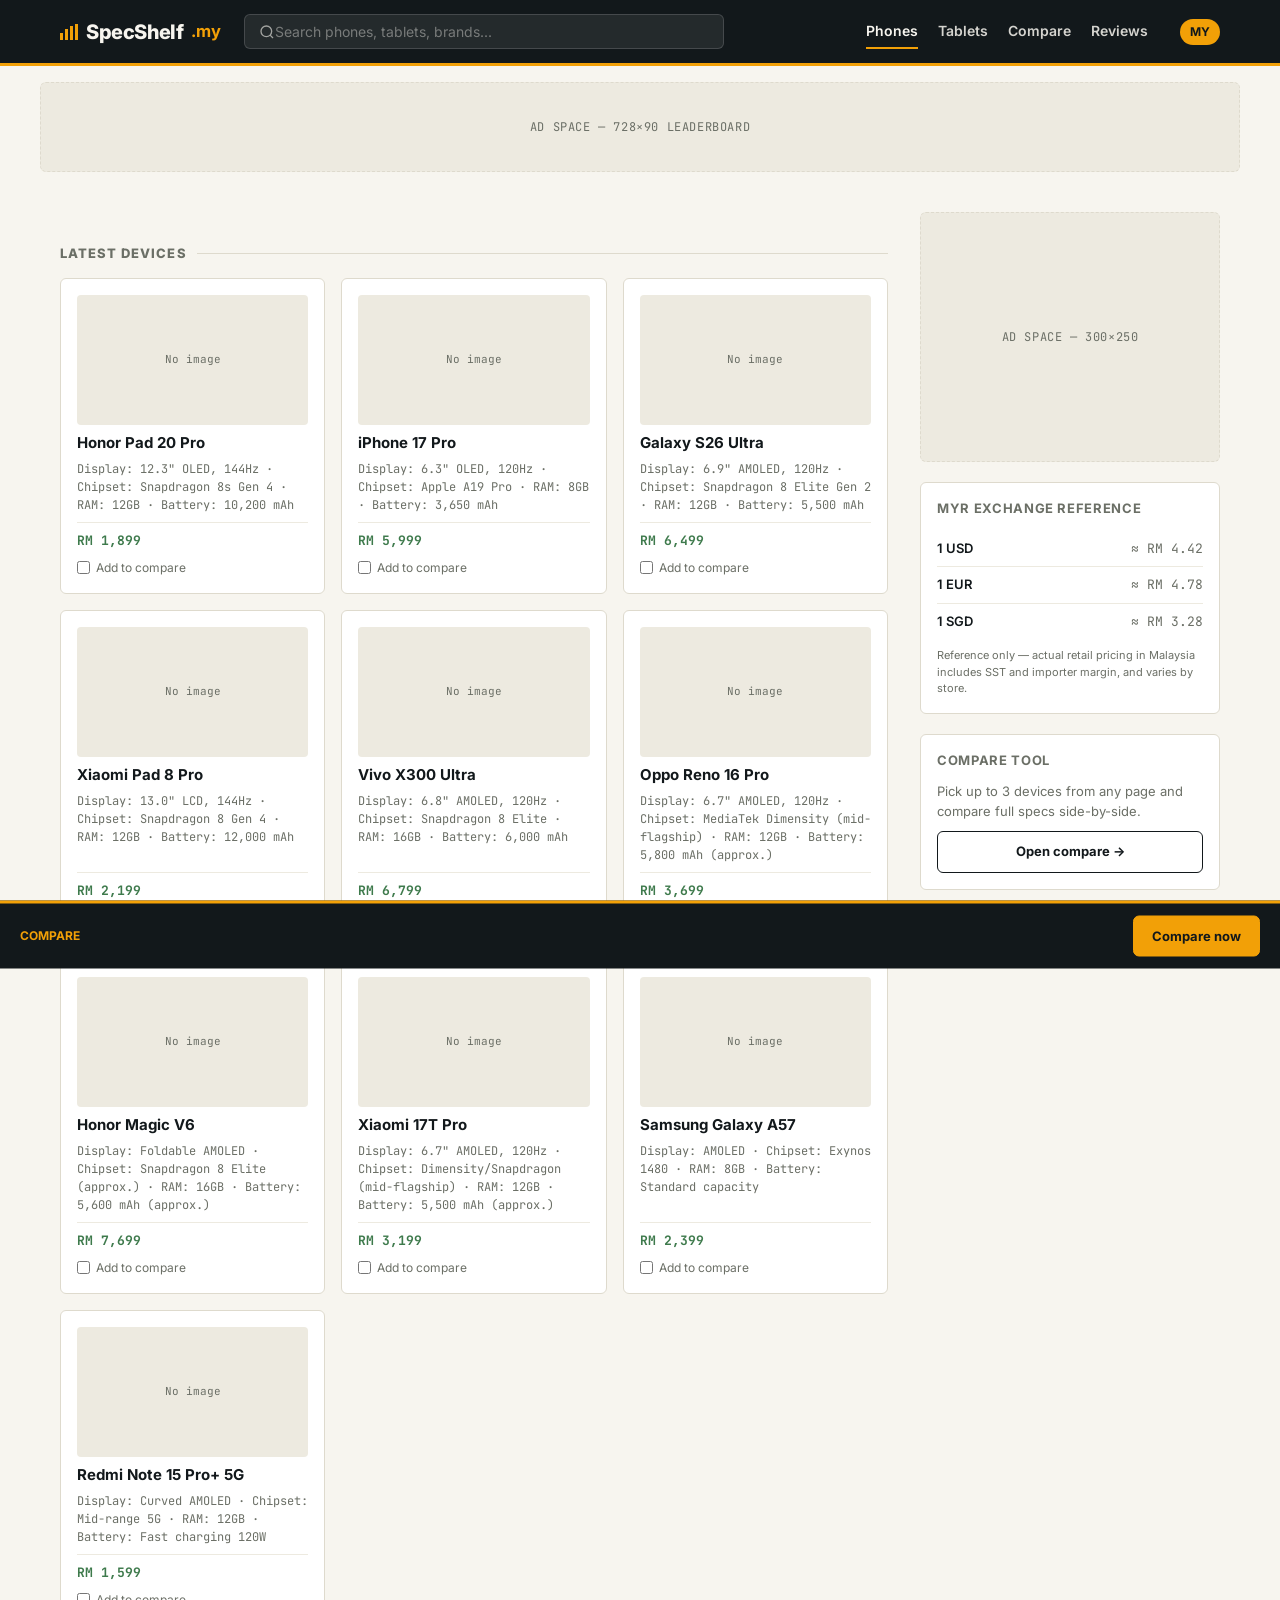
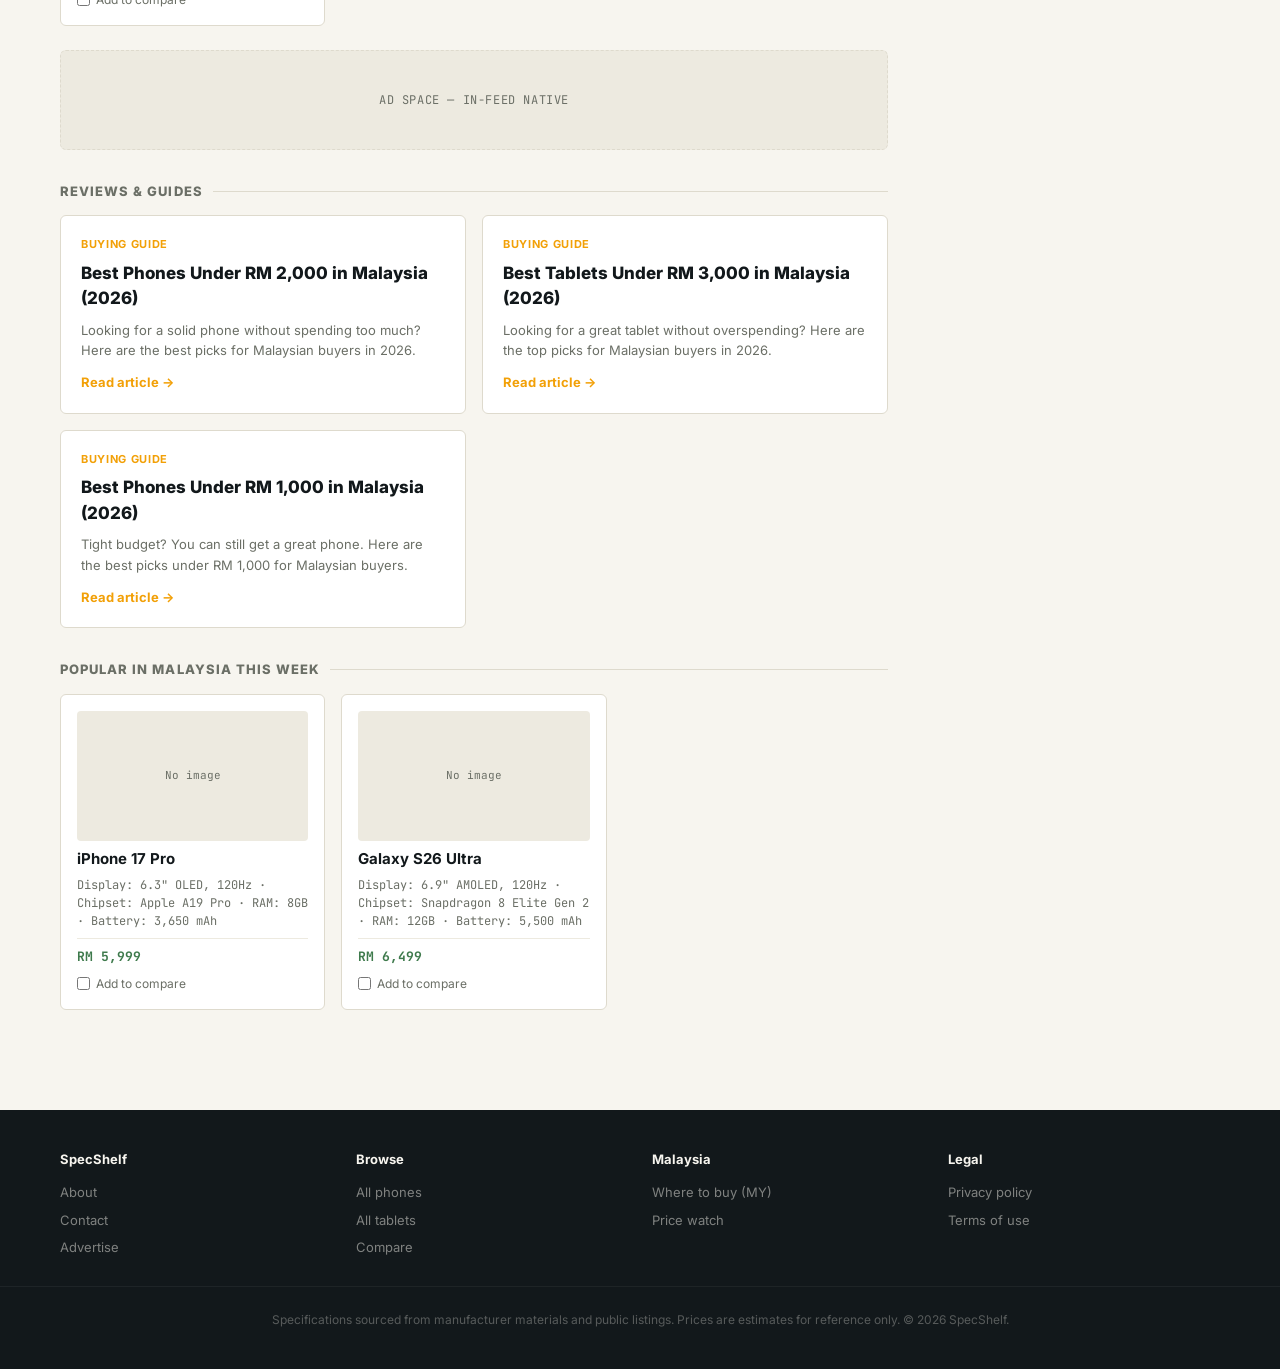
<file: index.html>
<!DOCTYPE html>
<html lang="en">
<head>
<meta charset="UTF-8">
<meta name="viewport" content="width=device-width, initial-scale=1.0">
<title>SpecShelf — Phone & Tablet Specs, Compare, Prices in Malaysia & Worldwide</title>
<meta name="description" content="Full specifications, comparisons and Malaysia pricing for the latest phones and tablets — updated for global and MY buyers.">
<link rel="preconnect" href="https://fonts.googleapis.com">
<link href="https://fonts.googleapis.com/css2?family=Inter:wght@400;600;700;800&family=JetBrains+Mono:wght@400;600;700&display=swap" rel="stylesheet">
<link rel="stylesheet" href="style.css">

<!-- Google tag (gtag.js) -->
<script async src="https://www.googletagmanager.com/gtag/js?id=G-0RM178HN9N"></script>
<script>
  window.dataLayer = window.dataLayer || [];
  function gtag(){dataLayer.push(arguments);}
  gtag('js', new Date());
  gtag('config', 'G-0RM178HN9N');
</script>

<!-- ============================================================
  GOOGLE ADSENSE: replace ca-pub-XXXXXXXXXXXXXXXX with your own
  publisher ID once your AdSense account is approved.
  ============================================================ -->
<!-- <script async src="https://pagead2.googlesyndication.com/pagead/js/adsbygoogle.js?client=ca-pub-XXXXXXXXXXXXXXXX" crossorigin="anonymous"></script> -->
</head>
<body>

<header class="site-header">
  <div class="header-inner">
    <a href="index.html" class="logo">
      <span class="bars"><span></span><span></span><span></span><span></span></span>
      SpecShelf<small>.my</small>
    </a>
    <div class="search-bar">
      <svg width="16" height="16" viewBox="0 0 24 24" fill="none" stroke="currentColor" stroke-width="2"><circle cx="11" cy="11" r="8"/><path d="m21 21-4.3-4.3"/></svg>
      <input id="searchInput" type="text" placeholder="Search phones, tablets, brands...">
    </div>
    <nav class="main-nav">
      <a href="#" class="active">Phones</a>
      <a href="#">Tablets</a>
      <a href="compare.html">Compare</a>
      <a href="#articles">Reviews</a>
    </nav>
    <span class="region-pill" id="regionPill">MY</span>
  </div>
</header>

<div class="ad-slot ad-leaderboard">
  <!-- AdSense unit: Leaderboard 728x90 (responsive) goes here -->
  Ad space — 728×90 leaderboard
</div>

<div class="container">
  <div class="page-grid">
    <main>
      <section>
        <h2 class="section-title">Latest devices</h2>
        <div class="device-grid" id="deviceGrid"></div>
      </section>

      <div class="ad-slot ad-inline">
        <!-- AdSense unit: In-feed native ad -->
        Ad space — in-feed native
      </div>

      <section id="articles">
        <h2 class="section-title">Reviews & Guides</h2>
        <div style="display:grid; grid-template-columns:repeat(auto-fill,minmax(280px,1fr)); gap:16px;">
          <a href="best-phones-under-rm2000-malaysia-2026.html" style="display:block; background:#fff; border:1px solid var(--line); border-radius:var(--radius); padding:20px; transition:border-color 0.15s;" onmouseover="this.style.borderColor='var(--amber)'" onmouseout="this.style.borderColor='var(--line)'">
            <div style="font-size:11px; text-transform:uppercase; letter-spacing:0.06em; color:var(--amber); font-weight:700; margin-bottom:8px;">Buying Guide</div>
            <div style="font-size:17px; font-weight:800; margin-bottom:8px; color:var(--ink);">Best Phones Under RM 2,000 in Malaysia (2026)</div>
            <div style="font-size:13px; color:var(--muted); line-height:1.6;">Looking for a solid phone without spending too much? Here are the best picks for Malaysian buyers in 2026.</div>
            <div style="margin-top:12px; font-size:13px; font-weight:700; color:var(--amber);">Read article →</div>
          </a>
          <a href="best-tablets-under-rm3000-malaysia-2026.html" style="display:block; background:#fff; border:1px solid var(--line); border-radius:var(--radius); padding:20px; transition:border-color 0.15s;" onmouseover="this.style.borderColor='var(--amber)'" onmouseout="this.style.borderColor='var(--line)'">
            <div style="font-size:11px; text-transform:uppercase; letter-spacing:0.06em; color:var(--amber); font-weight:700; margin-bottom:8px;">Buying Guide</div>
            <div style="font-size:17px; font-weight:800; margin-bottom:8px; color:var(--ink);">Best Tablets Under RM 3,000 in Malaysia (2026)</div>
            <div style="font-size:13px; color:var(--muted); line-height:1.6;">Looking for a great tablet without overspending? Here are the top picks for Malaysian buyers in 2026.</div>
            <div style="margin-top:12px; font-size:13px; font-weight:700; color:var(--amber);">Read article →</div>
          </a>
          <a href="best-phones-under-rm1000-malaysia-2026.html" style="display:block; background:#fff; border:1px solid var(--line); border-radius:var(--radius); padding:20px; transition:border-color 0.15s;" onmouseover="this.style.borderColor='var(--amber)'" onmouseout="this.style.borderColor='var(--line)'">
            <div style="font-size:11px; text-transform:uppercase; letter-spacing:0.06em; color:var(--amber); font-weight:700; margin-bottom:8px;">Buying Guide</div>
            <div style="font-size:17px; font-weight:800; margin-bottom:8px; color:var(--ink);">Best Phones Under RM 1,000 in Malaysia (2026)</div>
            <div style="font-size:13px; color:var(--muted); line-height:1.6;">Tight budget? You can still get a great phone. Here are the best picks under RM 1,000 for Malaysian buyers.</div>
            <div style="margin-top:12px; font-size:13px; font-weight:700; color:var(--amber);">Read article →</div>
          </a>
        </div>
      </section>

      <section>
        <h2 class="section-title">Popular in Malaysia this week</h2>
        <div class="device-grid" id="popularGrid"></div>
      </section>
    </main>

    <aside>
      <div class="ad-slot ad-sidebar">
        <!-- AdSense unit: Sidebar 300x250 -->
        Ad space — 300×250
      </div>

      <div class="sidebar-box">
        <h3>MYR exchange reference</h3>
        <ul class="sidebar-list">
          <li><span class="name">1 USD</span><span class="val">≈ RM 4.42</span></li>
          <li><span class="name">1 EUR</span><span class="val">≈ RM 4.78</span></li>
          <li><span class="name">1 SGD</span><span class="val">≈ RM 3.28</span></li>
        </ul>
        <p style="font-size:11px;color:var(--muted);margin-top:8px;">Reference only — actual retail pricing in Malaysia includes SST and importer margin, and varies by store.</p>
      </div>

      <div class="sidebar-box">
        <h3>Compare tool</h3>
        <p style="font-size:13px;color:var(--muted);margin-bottom:10px;">Pick up to 3 devices from any page and compare full specs side-by-side.</p>
        <a href="compare.html" class="btn btn-outline" style="width:100%;justify-content:center;">Open compare →</a>
      </div>
    </aside>
  </div>
</div>

<div class="compare-tray" id="compareTray">
  <span style="font-size:12px;font-weight:700;color:var(--amber);">COMPARE</span>
  <div id="traySlots" style="display:flex;gap:8px;"></div>
  <a href="compare.html" class="btn btn-primary" style="margin-left:auto;">Compare now</a>
</div>

<footer class="site-footer">
  <div class="footer-grid">
    <div>
      <h4>SpecShelf</h4>
      <a href="#">About</a>
      <a href="#">Contact</a>
      <a href="#">Advertise</a>
    </div>
    <div>
      <h4>Browse</h4>
      <a href="#">All phones</a>
      <a href="#">All tablets</a>
      <a href="compare.html">Compare</a>
    </div>
    <div>
      <h4>Malaysia</h4>
      <a href="#">Where to buy (MY)</a>
      <a href="#">Price watch</a>
    </div>
    <div>
      <h4>Legal</h4>
      <a href="#">Privacy policy</a>
      <a href="#">Terms of use</a>
    </div>
  </div>
  <div class="footer-bottom">Specifications sourced from manufacturer materials and public listings. Prices are estimates for reference only. © 2026 SpecShelf.</div>
</footer>

<script src="app.js"></script>
</body>
</html>
</file>
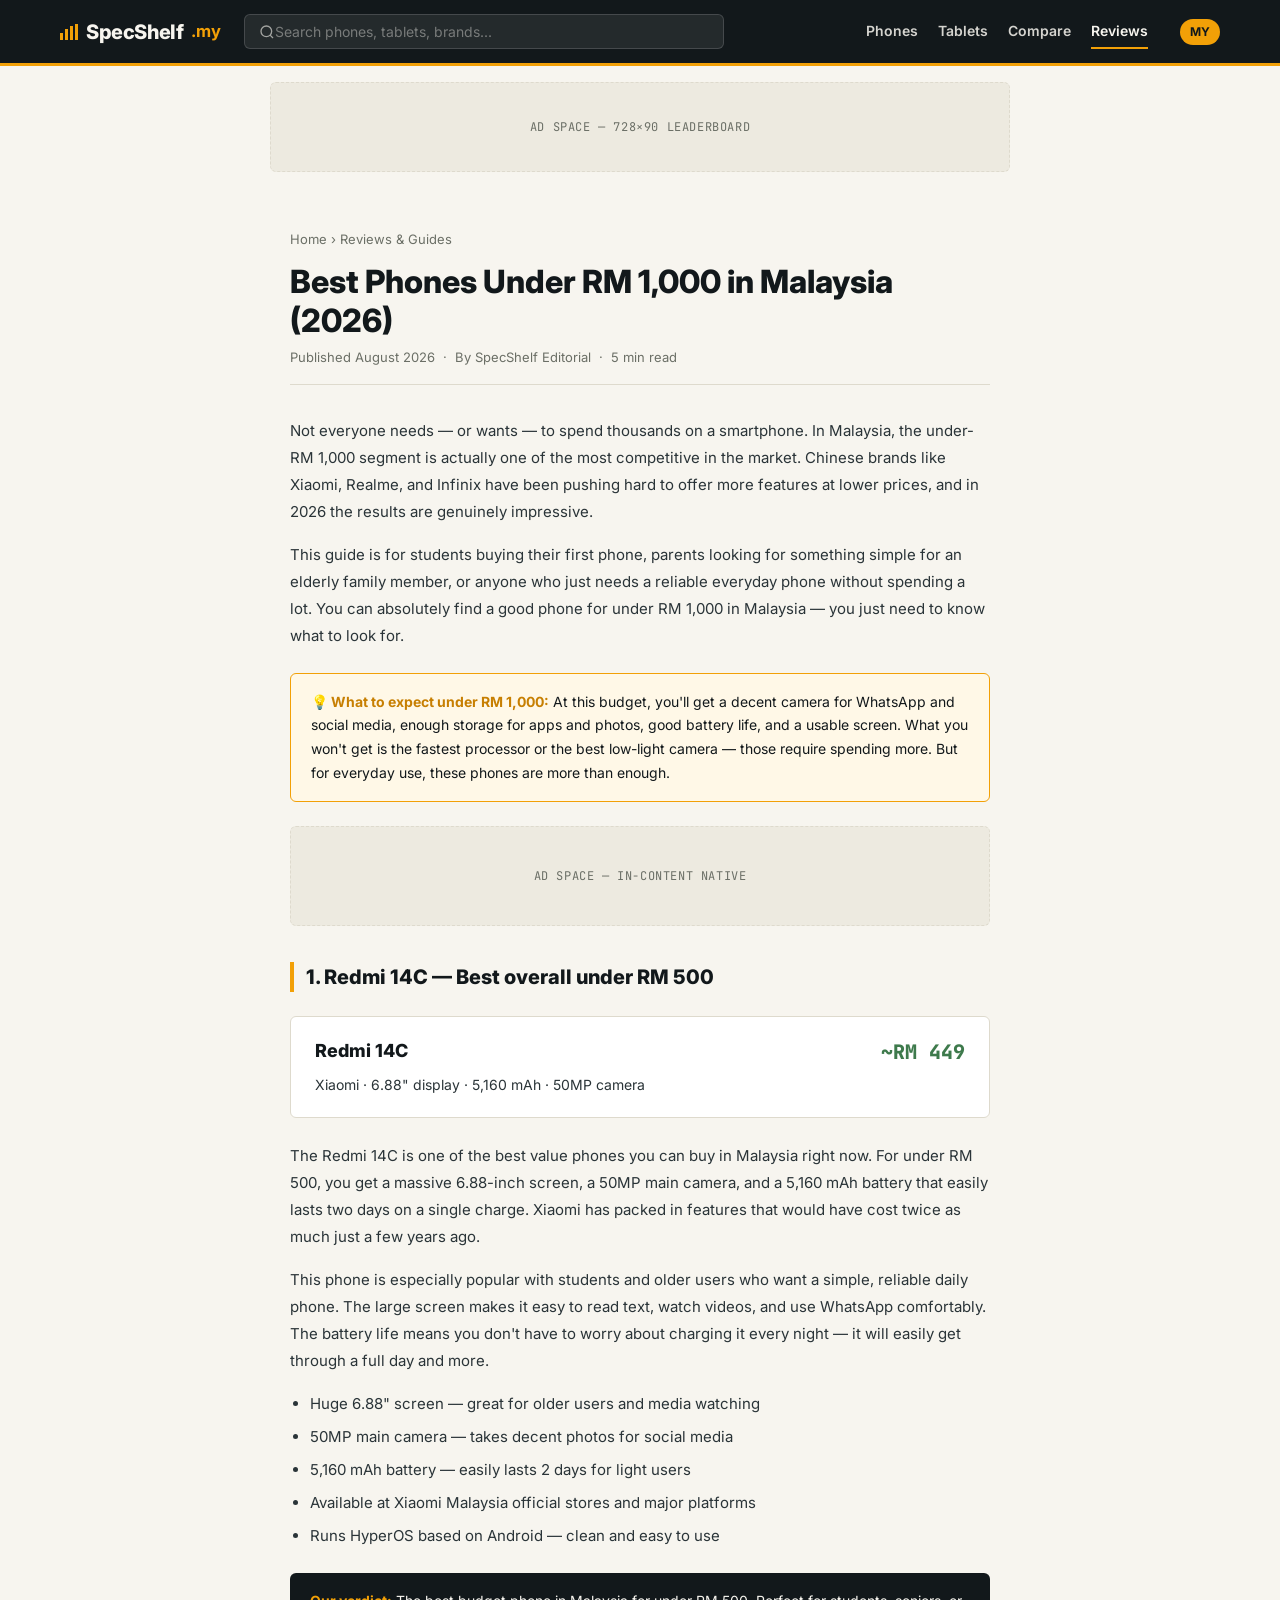
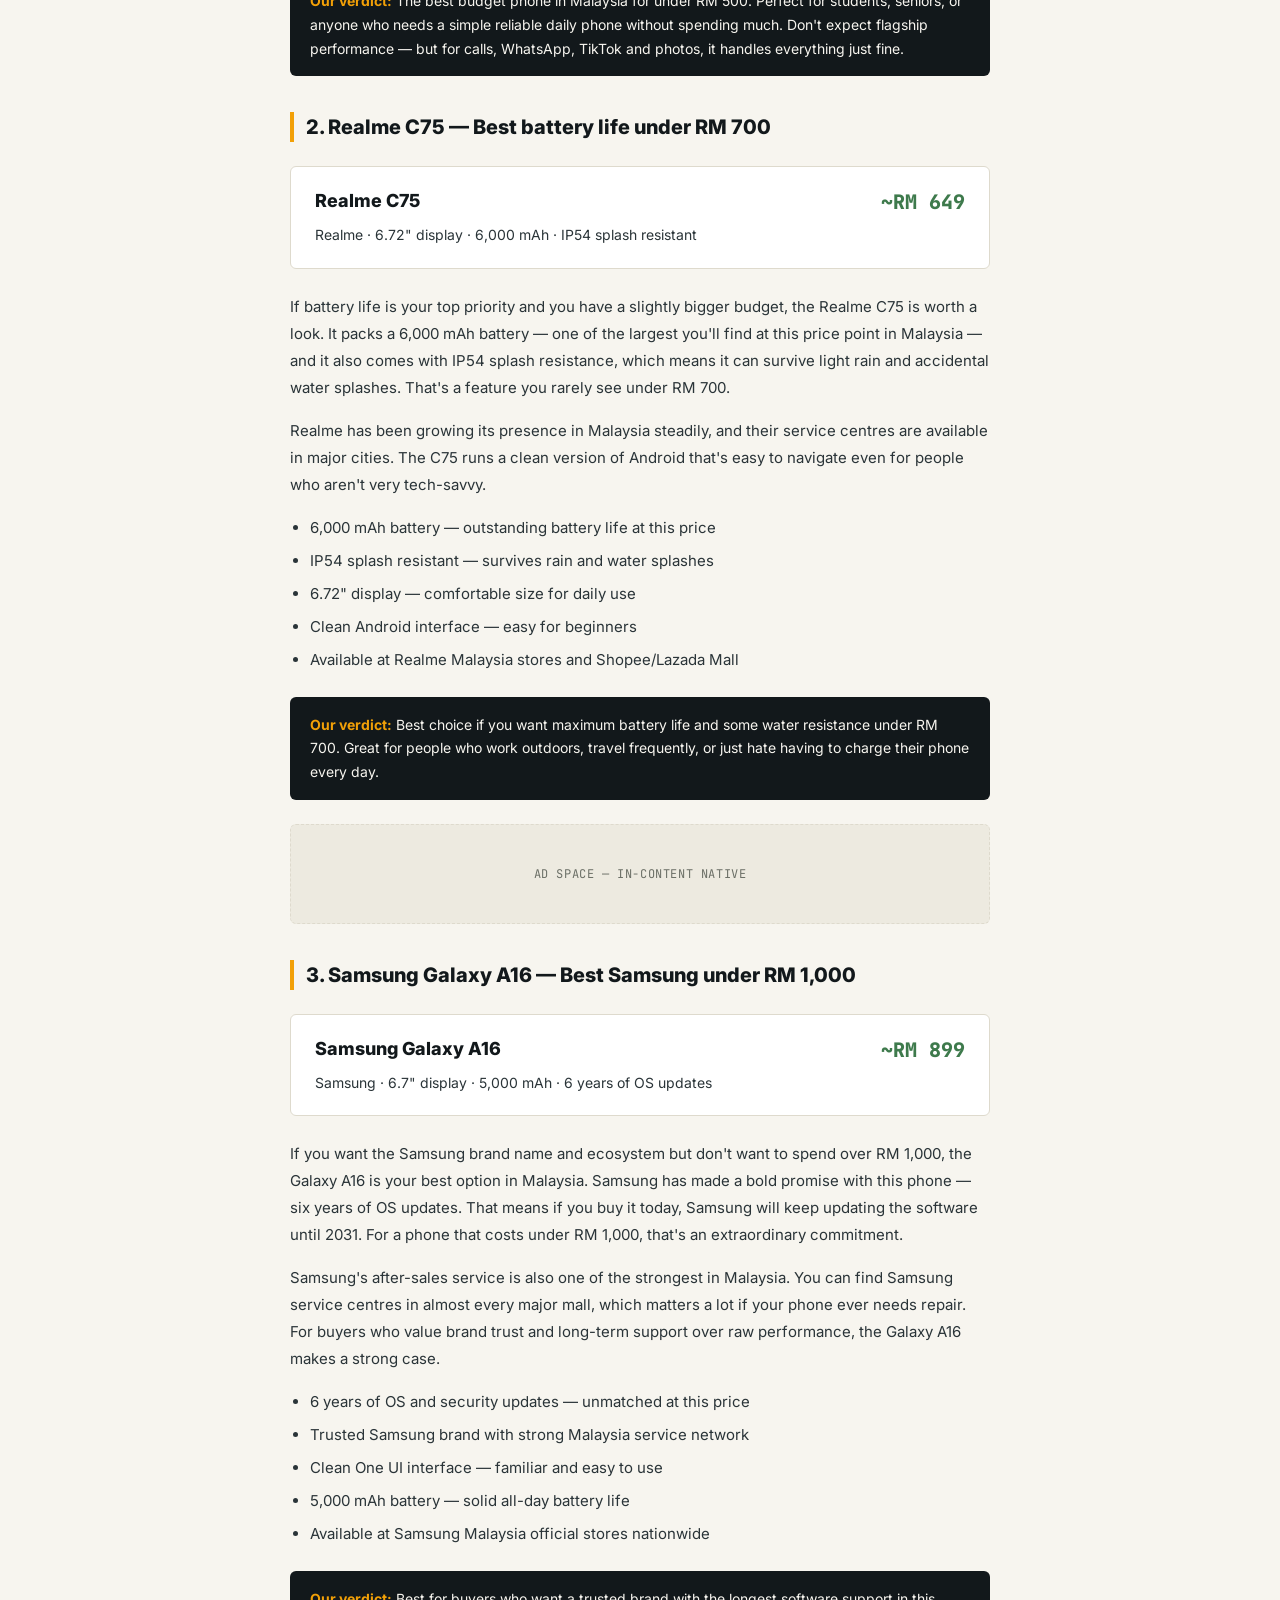
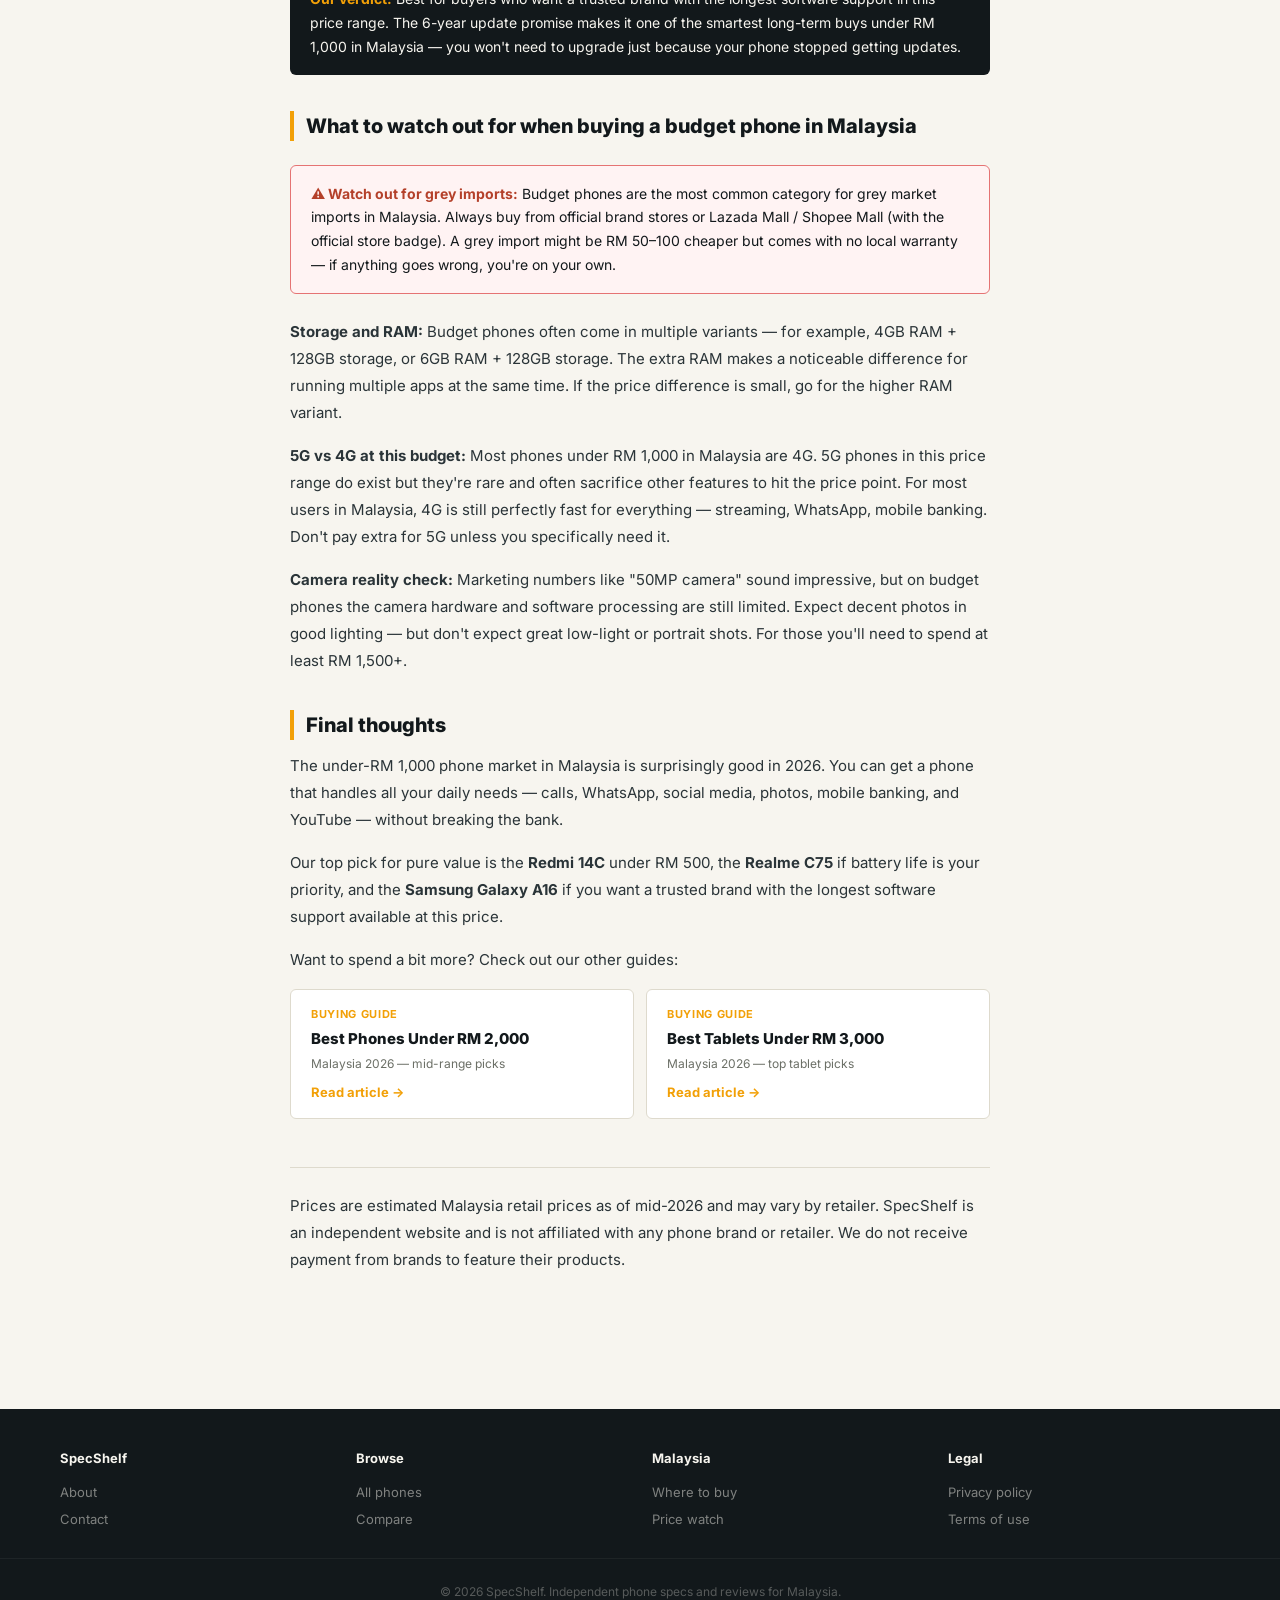
<file: best-phones-under-rm1000-malaysia-2026.html>
<!DOCTYPE html>
<html lang="en">
<head>
<meta charset="UTF-8">
<meta name="viewport" content="width=device-width, initial-scale=1.0">
<title>Best Phones Under RM 1,000 in Malaysia (2026) — SpecShelf</title>
<meta name="description" content="You don't need to spend a lot to get a decent phone in Malaysia. Here are the best smartphones under RM 1,000 for 2026 — great for students, seniors, and budget buyers.">
<link rel="preconnect" href="https://fonts.googleapis.com">
<link href="https://fonts.googleapis.com/css2?family=Inter:wght@400;600;700;800&family=JetBrains+Mono:wght@400;600;700&display=swap" rel="stylesheet">
<link rel="stylesheet" href="style.css">

<!-- Google tag (gtag.js) -->
<script async src="https://www.googletagmanager.com/gtag/js?id=G-0RM178HN9N"></script>
<script>
  window.dataLayer = window.dataLayer || [];
  function gtag(){dataLayer.push(arguments);}
  gtag('js', new Date());
  gtag('config', 'G-0RM178HN9N');
</script>

<style>
  .article-wrap { max-width: 740px; margin: 0 auto; padding: 40px 20px 80px; }
  .article-wrap h1 { font-size: 32px; font-weight: 800; line-height: 1.2; margin-bottom: 8px; }
  .article-meta { color: var(--muted); font-size: 13px; margin-bottom: 32px; padding-bottom: 16px; border-bottom: 1px solid var(--line); }
  .article-wrap h2 { font-size: 20px; font-weight: 800; margin: 36px 0 12px; padding-left: 12px; border-left: 4px solid var(--amber); }
  .article-wrap p { font-size: 15px; line-height: 1.8; margin-bottom: 16px; color: #2A3438; }
  .article-wrap ul { margin: 12px 0 20px 20px; }
  .article-wrap ul li { font-size: 15px; line-height: 1.8; margin-bottom: 6px; color: #2A3438; }
  .phone-card-article {
    background: #fff; border: 1px solid var(--line); border-radius: var(--radius);
    padding: 20px 24px; margin: 24px 0; display: flex; justify-content: space-between;
    align-items: flex-start; gap: 16px; flex-wrap: wrap;
  }
  .phone-card-article h3 { font-size: 18px; font-weight: 800; margin-bottom: 4px; }
  .phone-card-article .price-tag {
    font-family: var(--mono); font-weight: 800; font-size: 20px;
    color: var(--green); white-space: nowrap;
  }
  .phone-card-article p { margin: 8px 0 0; font-size: 14px; }
  .verdict-box {
    background: var(--ink); color: var(--paper); border-radius: var(--radius);
    padding: 16px 20px; margin: 24px 0; font-size: 14px; line-height: 1.7;
  }
  .verdict-box strong { color: var(--amber); }
  .tip-box {
    background: #FFF8E7; border: 1px solid #F2A007; border-radius: var(--radius);
    padding: 16px 20px; margin: 24px 0; font-size: 14px; line-height: 1.7;
  }
  .tip-box strong { color: var(--amber-dark); }
  .warning-box {
    background: #FFF3F3; border: 1px solid #E57373; border-radius: var(--radius);
    padding: 16px 20px; margin: 24px 0; font-size: 14px; line-height: 1.7;
  }
  .warning-box strong { color: #B4402A; }
  .article-footer { margin-top: 48px; padding-top: 24px; border-top: 1px solid var(--line); font-size: 13px; color: var(--muted); }
</style>
</head>
<body>

<header class="site-header">
  <div class="header-inner">
    <a href="index.html" class="logo">
      <span class="bars"><span></span><span></span><span></span><span></span></span>
      SpecShelf<small>.my</small>
    </a>
    <div class="search-bar">
      <svg width="16" height="16" viewBox="0 0 24 24" fill="none" stroke="currentColor" stroke-width="2"><circle cx="11" cy="11" r="8"/><path d="m21 21-4.3-4.3"/></svg>
      <input type="text" placeholder="Search phones, tablets, brands...">
    </div>
    <nav class="main-nav">
      <a href="index.html">Phones</a>
      <a href="index.html">Tablets</a>
      <a href="compare.html">Compare</a>
      <a href="index.html#articles" class="active">Reviews</a>
    </nav>
    <span class="region-pill">MY</span>
  </div>
</header>

<div class="ad-slot ad-leaderboard" style="max-width:740px;margin:16px auto;">
  Ad space — 728×90 leaderboard
</div>

<div class="article-wrap">

  <p style="font-size:13px;color:var(--muted);margin-bottom:12px;"><a href="index.html">Home</a> › <a href="index.html#articles">Reviews & Guides</a></p>

  <h1>Best Phones Under RM 1,000 in Malaysia (2026)</h1>
  <div class="article-meta">
    Published August 2026 &nbsp;·&nbsp; By SpecShelf Editorial &nbsp;·&nbsp; 5 min read
  </div>

  <p>
    Not everyone needs — or wants — to spend thousands on a smartphone. In Malaysia,
    the under-RM 1,000 segment is actually one of the most competitive in the market.
    Chinese brands like Xiaomi, Realme, and Infinix have been pushing hard to offer
    more features at lower prices, and in 2026 the results are genuinely impressive.
  </p>

  <p>
    This guide is for students buying their first phone, parents looking for something
    simple for an elderly family member, or anyone who just needs a reliable everyday
    phone without spending a lot. You can absolutely find a good phone for under
    RM 1,000 in Malaysia — you just need to know what to look for.
  </p>

  <div class="tip-box">
    <strong>💡 What to expect under RM 1,000:</strong> At this budget, you'll get a
    decent camera for WhatsApp and social media, enough storage for apps and photos,
    good battery life, and a usable screen. What you won't get is the fastest processor
    or the best low-light camera — those require spending more. But for everyday use,
    these phones are more than enough.
  </div>

  <div class="ad-slot ad-inline">Ad space — in-content native</div>

  <!-- PICK 1 -->
  <h2>1. Redmi 14C — Best overall under RM 500</h2>

  <div class="phone-card-article">
    <div>
      <h3>Redmi 14C</h3>
      <p>Xiaomi · 6.88" display · 5,160 mAh · 50MP camera</p>
    </div>
    <div class="price-tag">~RM 449</div>
  </div>

  <p>
    The Redmi 14C is one of the best value phones you can buy in Malaysia right now.
    For under RM 500, you get a massive 6.88-inch screen, a 50MP main camera, and a
    5,160 mAh battery that easily lasts two days on a single charge. Xiaomi has packed
    in features that would have cost twice as much just a few years ago.
  </p>

  <p>
    This phone is especially popular with students and older users who want a simple,
    reliable daily phone. The large screen makes it easy to read text, watch videos,
    and use WhatsApp comfortably. The battery life means you don't have to worry about
    charging it every night — it will easily get through a full day and more.
  </p>

  <ul>
    <li>Huge 6.88" screen — great for older users and media watching</li>
    <li>50MP main camera — takes decent photos for social media</li>
    <li>5,160 mAh battery — easily lasts 2 days for light users</li>
    <li>Available at Xiaomi Malaysia official stores and major platforms</li>
    <li>Runs HyperOS based on Android — clean and easy to use</li>
  </ul>

  <div class="verdict-box">
    <strong>Our verdict:</strong> The best budget phone in Malaysia for under RM 500.
    Perfect for students, seniors, or anyone who needs a simple reliable daily phone
    without spending much. Don't expect flagship performance — but for calls, WhatsApp,
    TikTok and photos, it handles everything just fine.
  </div>

  <!-- PICK 2 -->
  <h2>2. Realme C75 — Best battery life under RM 700</h2>

  <div class="phone-card-article">
    <div>
      <h3>Realme C75</h3>
      <p>Realme · 6.72" display · 6,000 mAh · IP54 splash resistant</p>
    </div>
    <div class="price-tag">~RM 649</div>
  </div>

  <p>
    If battery life is your top priority and you have a slightly bigger budget,
    the Realme C75 is worth a look. It packs a 6,000 mAh battery — one of the
    largest you'll find at this price point in Malaysia — and it also comes with
    IP54 splash resistance, which means it can survive light rain and accidental
    water splashes. That's a feature you rarely see under RM 700.
  </p>

  <p>
    Realme has been growing its presence in Malaysia steadily, and their service
    centres are available in major cities. The C75 runs a clean version of Android
    that's easy to navigate even for people who aren't very tech-savvy.
  </p>

  <ul>
    <li>6,000 mAh battery — outstanding battery life at this price</li>
    <li>IP54 splash resistant — survives rain and water splashes</li>
    <li>6.72" display — comfortable size for daily use</li>
    <li>Clean Android interface — easy for beginners</li>
    <li>Available at Realme Malaysia stores and Shopee/Lazada Mall</li>
  </ul>

  <div class="verdict-box">
    <strong>Our verdict:</strong> Best choice if you want maximum battery life and
    some water resistance under RM 700. Great for people who work outdoors, travel
    frequently, or just hate having to charge their phone every day.
  </div>

  <div class="ad-slot ad-inline">Ad space — in-content native</div>

  <!-- PICK 3 -->
  <h2>3. Samsung Galaxy A16 — Best Samsung under RM 1,000</h2>

  <div class="phone-card-article">
    <div>
      <h3>Samsung Galaxy A16</h3>
      <p>Samsung · 6.7" display · 5,000 mAh · 6 years of OS updates</p>
    </div>
    <div class="price-tag">~RM 899</div>
  </div>

  <p>
    If you want the Samsung brand name and ecosystem but don't want to spend over
    RM 1,000, the Galaxy A16 is your best option in Malaysia. Samsung has made a
    bold promise with this phone — six years of OS updates. That means if you buy
    it today, Samsung will keep updating the software until 2031. For a phone that
    costs under RM 1,000, that's an extraordinary commitment.
  </p>

  <p>
    Samsung's after-sales service is also one of the strongest in Malaysia. You can
    find Samsung service centres in almost every major mall, which matters a lot if
    your phone ever needs repair. For buyers who value brand trust and long-term
    support over raw performance, the Galaxy A16 makes a strong case.
  </p>

  <ul>
    <li>6 years of OS and security updates — unmatched at this price</li>
    <li>Trusted Samsung brand with strong Malaysia service network</li>
    <li>Clean One UI interface — familiar and easy to use</li>
    <li>5,000 mAh battery — solid all-day battery life</li>
    <li>Available at Samsung Malaysia official stores nationwide</li>
  </ul>

  <div class="verdict-box">
    <strong>Our verdict:</strong> Best for buyers who want a trusted brand with the
    longest software support in this price range. The 6-year update promise makes
    it one of the smartest long-term buys under RM 1,000 in Malaysia — you won't
    need to upgrade just because your phone stopped getting updates.
  </div>

  <!-- TIPS -->
  <h2>What to watch out for when buying a budget phone in Malaysia</h2>

  <div class="warning-box">
    <strong>⚠️ Watch out for grey imports:</strong> Budget phones are the most
    common category for grey market imports in Malaysia. Always buy from official
    brand stores or Lazada Mall / Shopee Mall (with the official store badge).
    A grey import might be RM 50–100 cheaper but comes with no local warranty —
    if anything goes wrong, you're on your own.
  </div>

  <p>
    <strong>Storage and RAM:</strong> Budget phones often come in multiple variants —
    for example, 4GB RAM + 128GB storage, or 6GB RAM + 128GB storage. The extra RAM
    makes a noticeable difference for running multiple apps at the same time. If the
    price difference is small, go for the higher RAM variant.
  </p>

  <p>
    <strong>5G vs 4G at this budget:</strong> Most phones under RM 1,000 in Malaysia
    are 4G. 5G phones in this price range do exist but they're rare and often sacrifice
    other features to hit the price point. For most users in Malaysia, 4G is still
    perfectly fast for everything — streaming, WhatsApp, mobile banking. Don't pay
    extra for 5G unless you specifically need it.
  </p>

  <p>
    <strong>Camera reality check:</strong> Marketing numbers like "50MP camera" sound
    impressive, but on budget phones the camera hardware and software processing are
    still limited. Expect decent photos in good lighting — but don't expect great
    low-light or portrait shots. For those you'll need to spend at least RM 1,500+.
  </p>

  <h2>Final thoughts</h2>

  <p>
    The under-RM 1,000 phone market in Malaysia is surprisingly good in 2026.
    You can get a phone that handles all your daily needs — calls, WhatsApp,
    social media, photos, mobile banking, and YouTube — without breaking the bank.
  </p>

  <p>
    Our top pick for pure value is the <strong>Redmi 14C</strong> under RM 500,
    the <strong>Realme C75</strong> if battery life is your priority, and the
    <strong>Samsung Galaxy A16</strong> if you want a trusted brand with the
    longest software support available at this price.
  </p>

  <p>Want to spend a bit more? Check out our other guides:</p>

  <div style="display:grid; grid-template-columns:repeat(auto-fill,minmax(260px,1fr)); gap:12px; margin:16px 0;">
    <a href="best-phones-under-rm2000-malaysia-2026.html" style="display:block; background:#fff; border:1px solid var(--line); border-radius:var(--radius); padding:16px 20px; transition:border-color 0.15s;" onmouseover="this.style.borderColor='var(--amber)'" onmouseout="this.style.borderColor='var(--line)'">
      <div style="font-size:11px; text-transform:uppercase; letter-spacing:0.06em; color:var(--amber); font-weight:700; margin-bottom:6px;">Buying Guide</div>
      <div style="font-size:15px; font-weight:800; color:var(--ink); margin-bottom:4px;">Best Phones Under RM 2,000</div>
      <div style="font-size:12px; color:var(--muted);">Malaysia 2026 — mid-range picks</div>
      <div style="margin-top:10px; font-size:13px; font-weight:700; color:var(--amber);">Read article →</div>
    </a>
    <a href="best-tablets-under-rm3000-malaysia-2026.html" style="display:block; background:#fff; border:1px solid var(--line); border-radius:var(--radius); padding:16px 20px; transition:border-color 0.15s;" onmouseover="this.style.borderColor='var(--amber)'" onmouseout="this.style.borderColor='var(--line)'">
      <div style="font-size:11px; text-transform:uppercase; letter-spacing:0.06em; color:var(--amber); font-weight:700; margin-bottom:6px;">Buying Guide</div>
      <div style="font-size:15px; font-weight:800; color:var(--ink); margin-bottom:4px;">Best Tablets Under RM 3,000</div>
      <div style="font-size:12px; color:var(--muted);">Malaysia 2026 — top tablet picks</div>
      <div style="margin-top:10px; font-size:13px; font-weight:700; color:var(--amber);">Read article →</div>
    </a>
  </div>

  <div class="article-footer">
    <p>Prices are estimated Malaysia retail prices as of mid-2026 and may vary by retailer.
    SpecShelf is an independent website and is not affiliated with any phone brand or retailer.
    We do not receive payment from brands to feature their products.</p>
  </div>

</div>

<footer class="site-footer">
  <div class="footer-grid">
    <div><h4>SpecShelf</h4><a href="#">About</a><a href="#">Contact</a></div>
    <div><h4>Browse</h4><a href="index.html">All phones</a><a href="compare.html">Compare</a></div>
    <div><h4>Malaysia</h4><a href="#">Where to buy</a><a href="#">Price watch</a></div>
    <div><h4>Legal</h4><a href="#">Privacy policy</a><a href="#">Terms of use</a></div>
  </div>
  <div class="footer-bottom">© 2026 SpecShelf. Independent phone specs and reviews for Malaysia.</div>
</footer>

</body>
</html>
</file>
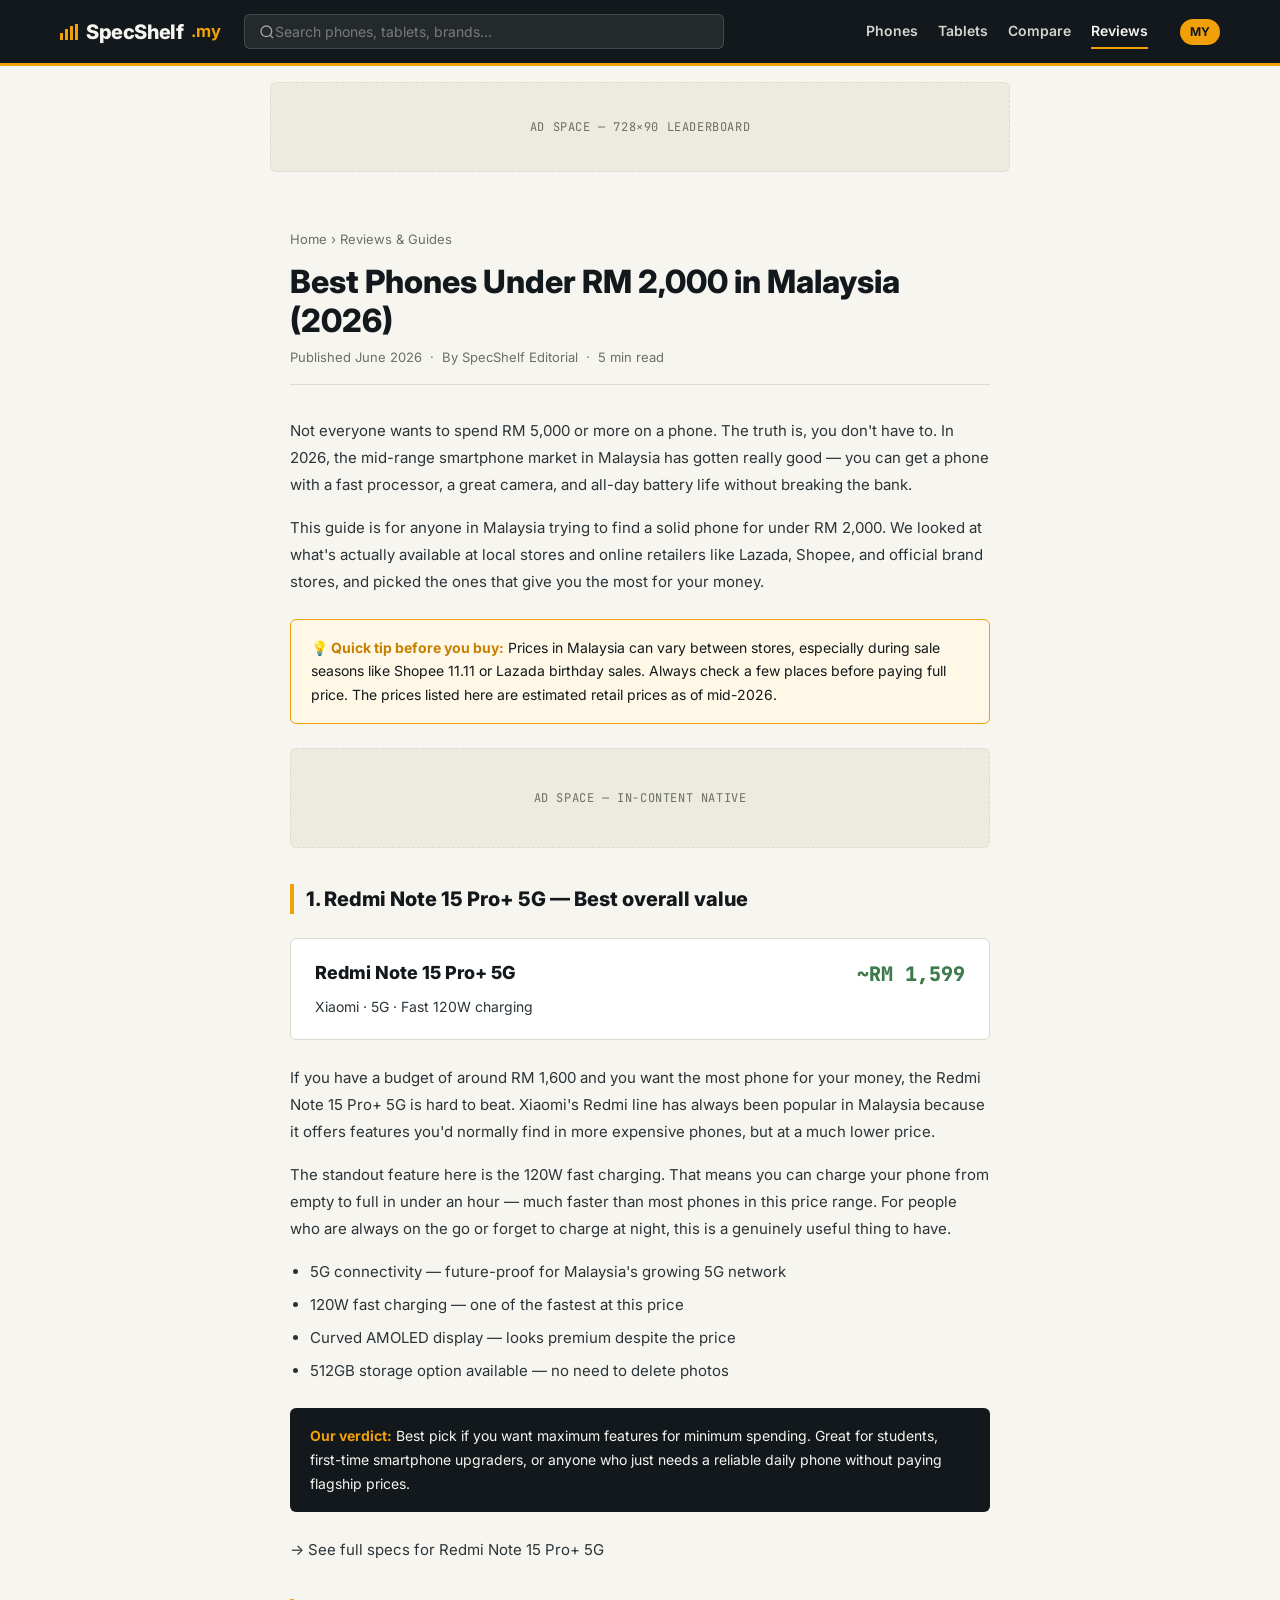
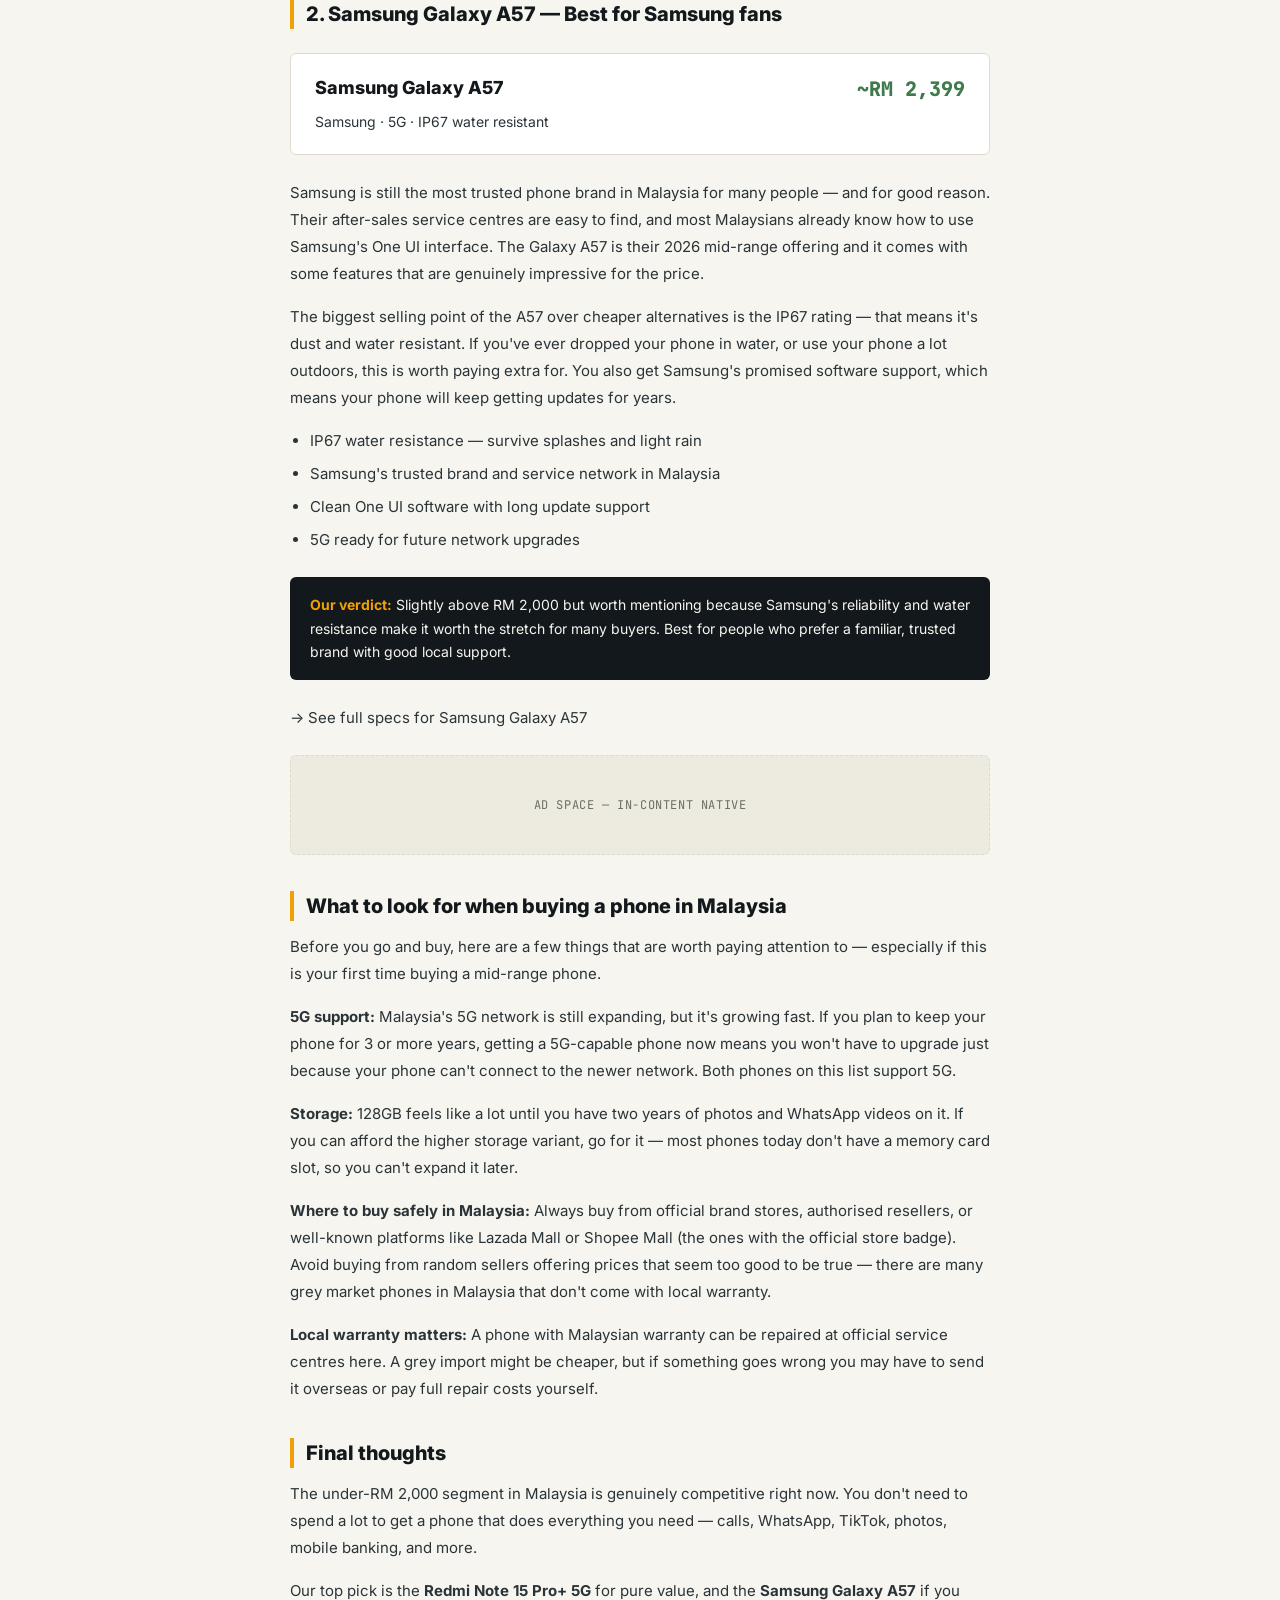
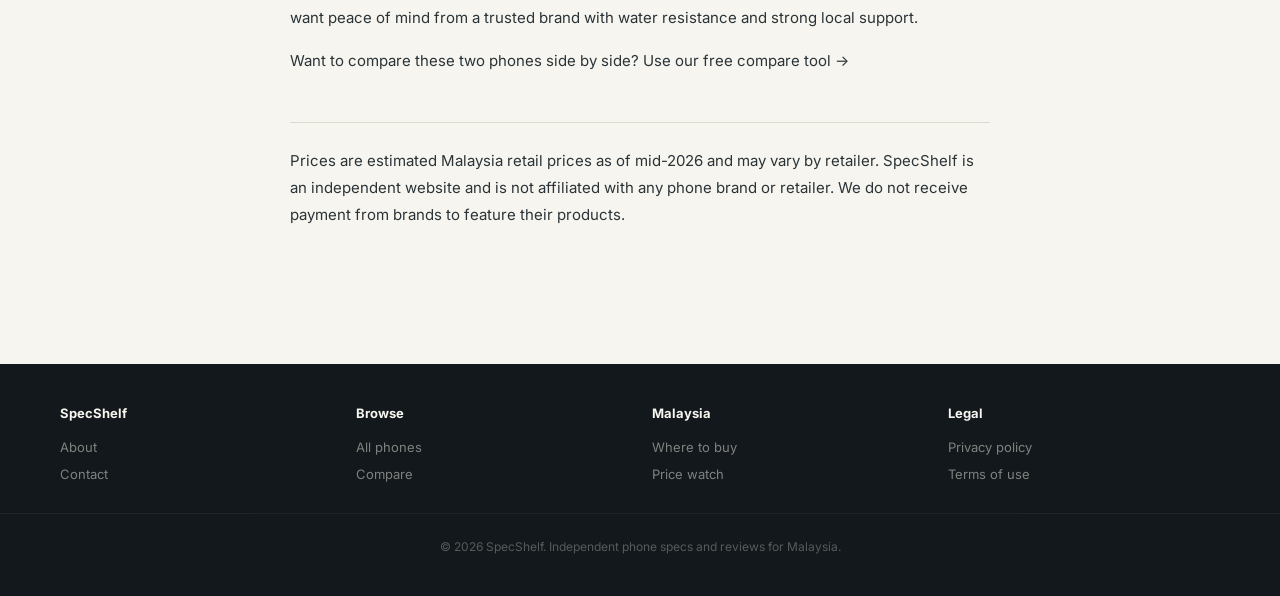
<file: best-phones-under-rm2000-malaysia-2026.html>
<!DOCTYPE html>
<html lang="en">
<head>
<meta charset="UTF-8">
<meta name="viewport" content="width=device-width, initial-scale=1.0">
<title>Best Phones Under RM 2,000 in Malaysia (2026) — SpecShelf</title>
<meta name="description" content="Looking for a good phone in Malaysia without spending too much? Here are the best smartphones you can get for under RM 2,000 in 2026, with honest reasons why each one is worth considering.">
<link rel="preconnect" href="https://fonts.googleapis.com">
<link href="https://fonts.googleapis.com/css2?family=Inter:wght@400;600;700;800&family=JetBrains+Mono:wght@400;600;700&display=swap" rel="stylesheet">
<link rel="stylesheet" href="style.css">
<style>
  .article-wrap { max-width: 740px; margin: 0 auto; padding: 40px 20px 80px; }
  .article-wrap h1 { font-size: 32px; font-weight: 800; line-height: 1.2; margin-bottom: 8px; }
  .article-meta { color: var(--muted); font-size: 13px; margin-bottom: 32px; padding-bottom: 16px; border-bottom: 1px solid var(--line); }
  .article-wrap h2 { font-size: 20px; font-weight: 800; margin: 36px 0 12px; padding-left: 12px; border-left: 4px solid var(--amber); }
  .article-wrap p { font-size: 15px; line-height: 1.8; margin-bottom: 16px; color: #2A3438; }
  .article-wrap ul { margin: 12px 0 20px 20px; }
  .article-wrap ul li { font-size: 15px; line-height: 1.8; margin-bottom: 6px; color: #2A3438; }
  .phone-card-article {
    background: #fff; border: 1px solid var(--line); border-radius: var(--radius);
    padding: 20px 24px; margin: 24px 0; display: flex; justify-content: space-between;
    align-items: flex-start; gap: 16px; flex-wrap: wrap;
  }
  .phone-card-article h3 { font-size: 18px; font-weight: 800; margin-bottom: 4px; }
  .phone-card-article .price-tag {
    font-family: var(--mono); font-weight: 800; font-size: 20px;
    color: var(--green); white-space: nowrap;
  }
  .phone-card-article p { margin: 8px 0 0; font-size: 14px; }
  .verdict-box {
    background: var(--ink); color: var(--paper); border-radius: var(--radius);
    padding: 16px 20px; margin: 24px 0; font-size: 14px; line-height: 1.7;
  }
  .verdict-box strong { color: var(--amber); }
  .tip-box {
    background: #FFF8E7; border: 1px solid #F2A007; border-radius: var(--radius);
    padding: 16px 20px; margin: 24px 0; font-size: 14px; line-height: 1.7;
  }
  .tip-box strong { color: var(--amber-dark); }
  .article-footer { margin-top: 48px; padding-top: 24px; border-top: 1px solid var(--line); font-size: 13px; color: var(--muted); }
</style>
</head>
<body>

<header class="site-header">
  <div class="header-inner">
    <a href="index.html" class="logo">
      <span class="bars"><span></span><span></span><span></span><span></span></span>
      SpecShelf<small>.my</small>
    </a>
    <div class="search-bar">
      <svg width="16" height="16" viewBox="0 0 24 24" fill="none" stroke="currentColor" stroke-width="2"><circle cx="11" cy="11" r="8"/><path d="m21 21-4.3-4.3"/></svg>
      <input type="text" placeholder="Search phones, tablets, brands...">
    </div>
    <nav class="main-nav">
      <a href="index.html">Phones</a>
      <a href="index.html">Tablets</a>
      <a href="compare.html">Compare</a>
      <a href="#" class="active">Reviews</a>
    </nav>
    <span class="region-pill">MY</span>
  </div>
</header>

<div class="ad-slot ad-leaderboard" style="max-width:740px;margin:16px auto;">
  Ad space — 728×90 leaderboard
</div>

<div class="article-wrap">

  <p style="font-size:13px;color:var(--muted);margin-bottom:12px;"><a href="index.html">Home</a> › Reviews & Guides</p>

  <h1>Best Phones Under RM 2,000 in Malaysia (2026)</h1>
  <div class="article-meta">
    Published June 2026 &nbsp;·&nbsp; By SpecShelf Editorial &nbsp;·&nbsp; 5 min read
  </div>

  <p>
    Not everyone wants to spend RM 5,000 or more on a phone. The truth is, you don't have to.
    In 2026, the mid-range smartphone market in Malaysia has gotten really good — you can get
    a phone with a fast processor, a great camera, and all-day battery life without breaking
    the bank.
  </p>

  <p>
    This guide is for anyone in Malaysia trying to find a solid phone for under RM 2,000.
    We looked at what's actually available at local stores and online retailers like Lazada,
    Shopee, and official brand stores, and picked the ones that give you the most for your money.
  </p>

  <div class="tip-box">
    <strong>💡 Quick tip before you buy:</strong> Prices in Malaysia can vary between stores,
    especially during sale seasons like Shopee 11.11 or Lazada birthday sales. Always check
    a few places before paying full price. The prices listed here are estimated retail prices
    as of mid-2026.
  </div>

  <div class="ad-slot ad-inline">Ad space — in-content native</div>

  <!-- PICK 1 -->
  <h2>1. Redmi Note 15 Pro+ 5G — Best overall value</h2>

  <div class="phone-card-article">
    <div>
      <h3>Redmi Note 15 Pro+ 5G</h3>
      <p>Xiaomi · 5G · Fast 120W charging</p>
    </div>
    <div class="price-tag">~RM 1,599</div>
  </div>

  <p>
    If you have a budget of around RM 1,600 and you want the most phone for your money,
    the Redmi Note 15 Pro+ 5G is hard to beat. Xiaomi's Redmi line has always been popular
    in Malaysia because it offers features you'd normally find in more expensive phones,
    but at a much lower price.
  </p>

  <p>
    The standout feature here is the 120W fast charging. That means you can charge your
    phone from empty to full in under an hour — much faster than most phones in this price range.
    For people who are always on the go or forget to charge at night, this is a genuinely
    useful thing to have.
  </p>

  <ul>
    <li>5G connectivity — future-proof for Malaysia's growing 5G network</li>
    <li>120W fast charging — one of the fastest at this price</li>
    <li>Curved AMOLED display — looks premium despite the price</li>
    <li>512GB storage option available — no need to delete photos</li>
  </ul>

  <div class="verdict-box">
    <strong>Our verdict:</strong> Best pick if you want maximum features for minimum spending.
    Great for students, first-time smartphone upgraders, or anyone who just needs a reliable
    daily phone without paying flagship prices.
  </div>

  <p><a href="device.html?id=redmi-note-15-pro-plus">→ See full specs for Redmi Note 15 Pro+ 5G</a></p>

  <!-- PICK 2 -->
  <h2>2. Samsung Galaxy A57 — Best for Samsung fans</h2>

  <div class="phone-card-article">
    <div>
      <h3>Samsung Galaxy A57</h3>
      <p>Samsung · 5G · IP67 water resistant</p>
    </div>
    <div class="price-tag">~RM 2,399</div>
  </div>

  <p>
    Samsung is still the most trusted phone brand in Malaysia for many people — and for good reason.
    Their after-sales service centres are easy to find, and most Malaysians already know how to use
    Samsung's One UI interface. The Galaxy A57 is their 2026 mid-range offering and it comes
    with some features that are genuinely impressive for the price.
  </p>

  <p>
    The biggest selling point of the A57 over cheaper alternatives is the IP67 rating —
    that means it's dust and water resistant. If you've ever dropped your phone in water,
    or use your phone a lot outdoors, this is worth paying extra for. You also get Samsung's
    promised software support, which means your phone will keep getting updates for years.
  </p>

  <ul>
    <li>IP67 water resistance — survive splashes and light rain</li>
    <li>Samsung's trusted brand and service network in Malaysia</li>
    <li>Clean One UI software with long update support</li>
    <li>5G ready for future network upgrades</li>
  </ul>

  <div class="verdict-box">
    <strong>Our verdict:</strong> Slightly above RM 2,000 but worth mentioning because Samsung's
    reliability and water resistance make it worth the stretch for many buyers. Best for people
    who prefer a familiar, trusted brand with good local support.
  </div>

  <p><a href="device.html?id=samsung-galaxy-a57">→ See full specs for Samsung Galaxy A57</a></p>

  <div class="ad-slot ad-inline">Ad space — in-content native</div>

  <!-- TIPS SECTION -->
  <h2>What to look for when buying a phone in Malaysia</h2>

  <p>
    Before you go and buy, here are a few things that are worth paying attention to —
    especially if this is your first time buying a mid-range phone.
  </p>

  <p>
    <strong>5G support:</strong> Malaysia's 5G network is still expanding, but it's growing fast.
    If you plan to keep your phone for 3 or more years, getting a 5G-capable phone now means
    you won't have to upgrade just because your phone can't connect to the newer network.
    Both phones on this list support 5G.
  </p>

  <p>
    <strong>Storage:</strong> 128GB feels like a lot until you have two years of photos and
    WhatsApp videos on it. If you can afford the higher storage variant, go for it — most
    phones today don't have a memory card slot, so you can't expand it later.
  </p>

  <p>
    <strong>Where to buy safely in Malaysia:</strong> Always buy from official brand stores,
    authorised resellers, or well-known platforms like Lazada Mall or Shopee Mall
    (the ones with the official store badge). Avoid buying from random sellers offering
    prices that seem too good to be true — there are many grey market phones in Malaysia
    that don't come with local warranty.
  </p>

  <p>
    <strong>Local warranty matters:</strong> A phone with Malaysian warranty can be repaired
    at official service centres here. A grey import might be cheaper, but if something goes
    wrong you may have to send it overseas or pay full repair costs yourself.
  </p>

  <h2>Final thoughts</h2>

  <p>
    The under-RM 2,000 segment in Malaysia is genuinely competitive right now. You don't
    need to spend a lot to get a phone that does everything you need — calls, WhatsApp,
    TikTok, photos, mobile banking, and more.
  </p>

  <p>
    Our top pick is the <strong>Redmi Note 15 Pro+ 5G</strong> for pure value, and the
    <strong>Samsung Galaxy A57</strong> if you want peace of mind from a trusted brand
    with water resistance and strong local support.
  </p>

  <p>
    Want to compare these two phones side by side?
    <a href="compare.html">Use our free compare tool →</a>
  </p>

  <div class="article-footer">
    <p>Prices are estimated Malaysia retail prices as of mid-2026 and may vary by retailer.
    SpecShelf is an independent website and is not affiliated with any phone brand or retailer.
    We do not receive payment from brands to feature their products.</p>
  </div>

</div>

<footer class="site-footer">
  <div class="footer-grid">
    <div><h4>SpecShelf</h4><a href="#">About</a><a href="#">Contact</a></div>
    <div><h4>Browse</h4><a href="index.html">All phones</a><a href="compare.html">Compare</a></div>
    <div><h4>Malaysia</h4><a href="#">Where to buy</a><a href="#">Price watch</a></div>
    <div><h4>Legal</h4><a href="#">Privacy policy</a><a href="#">Terms of use</a></div>
  </div>
  <div class="footer-bottom">© 2026 SpecShelf. Independent phone specs and reviews for Malaysia.</div>
</footer>

</body>
</html>
</file>
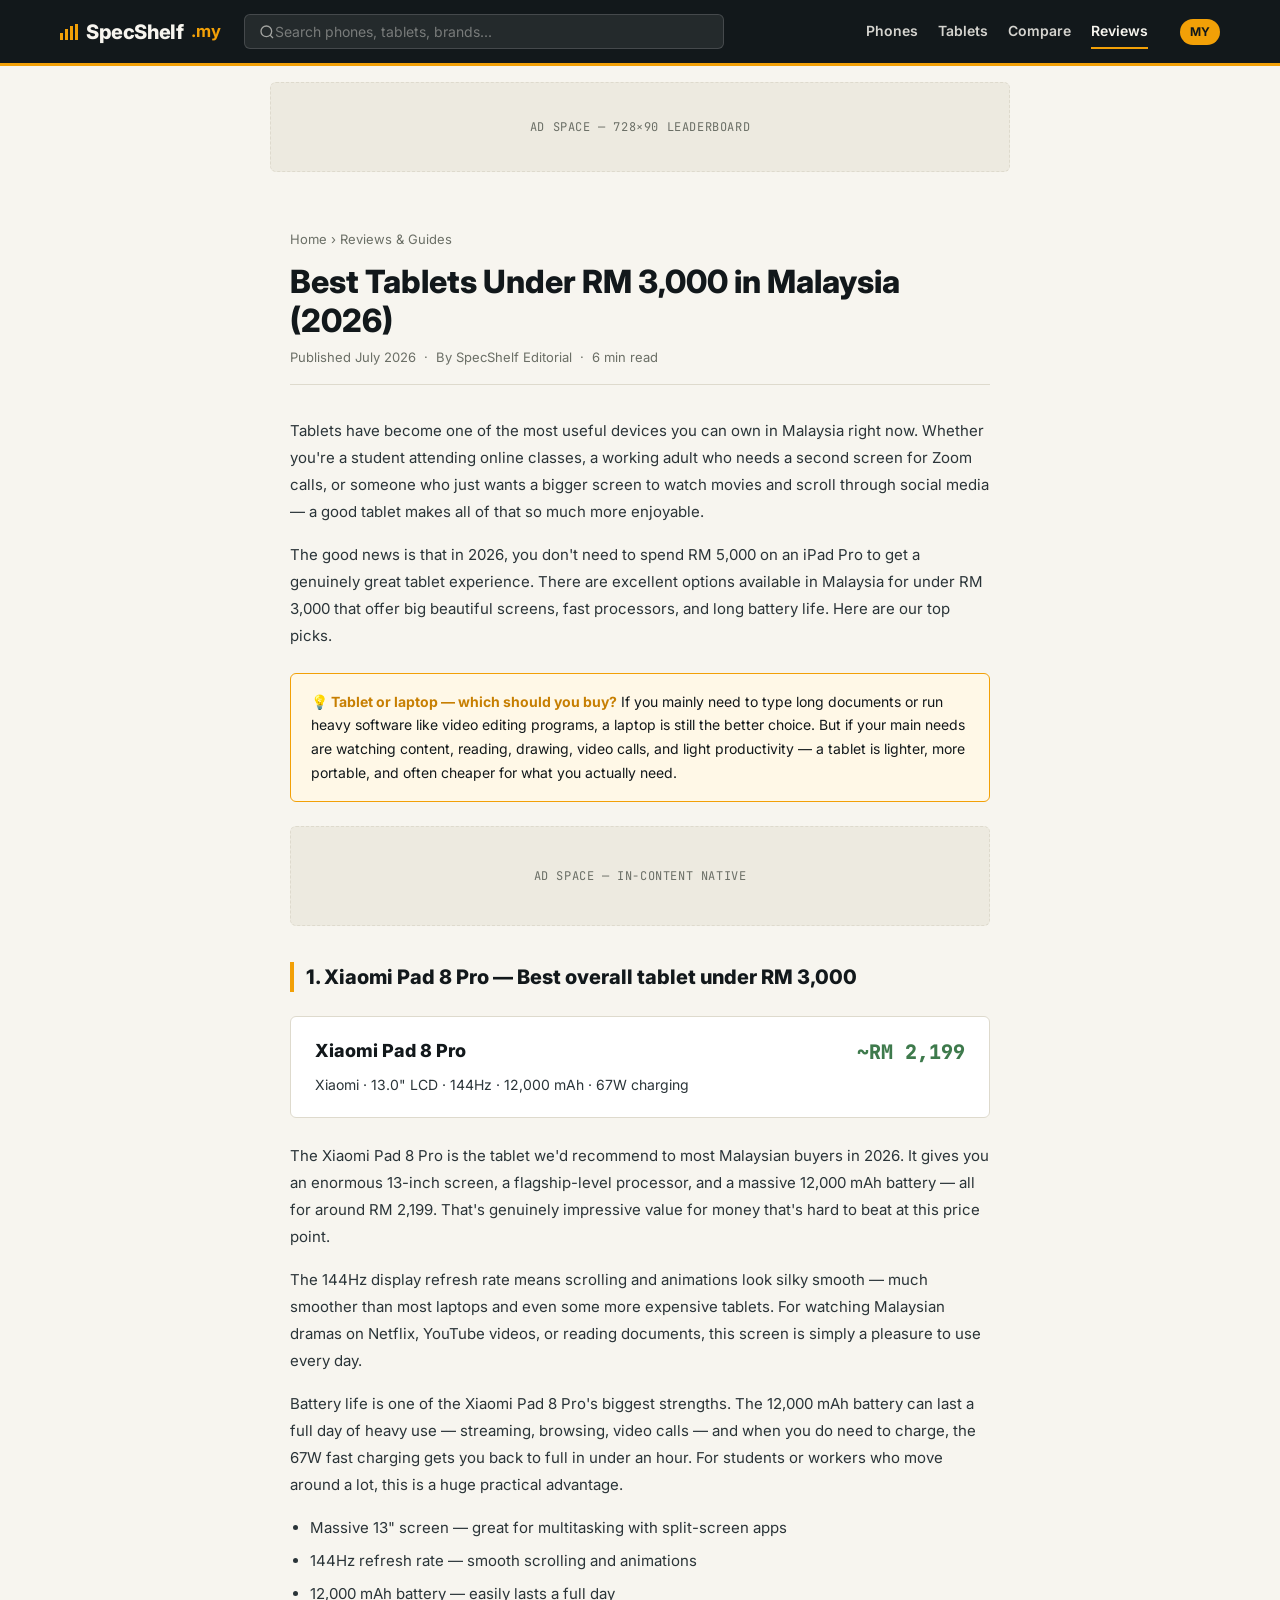
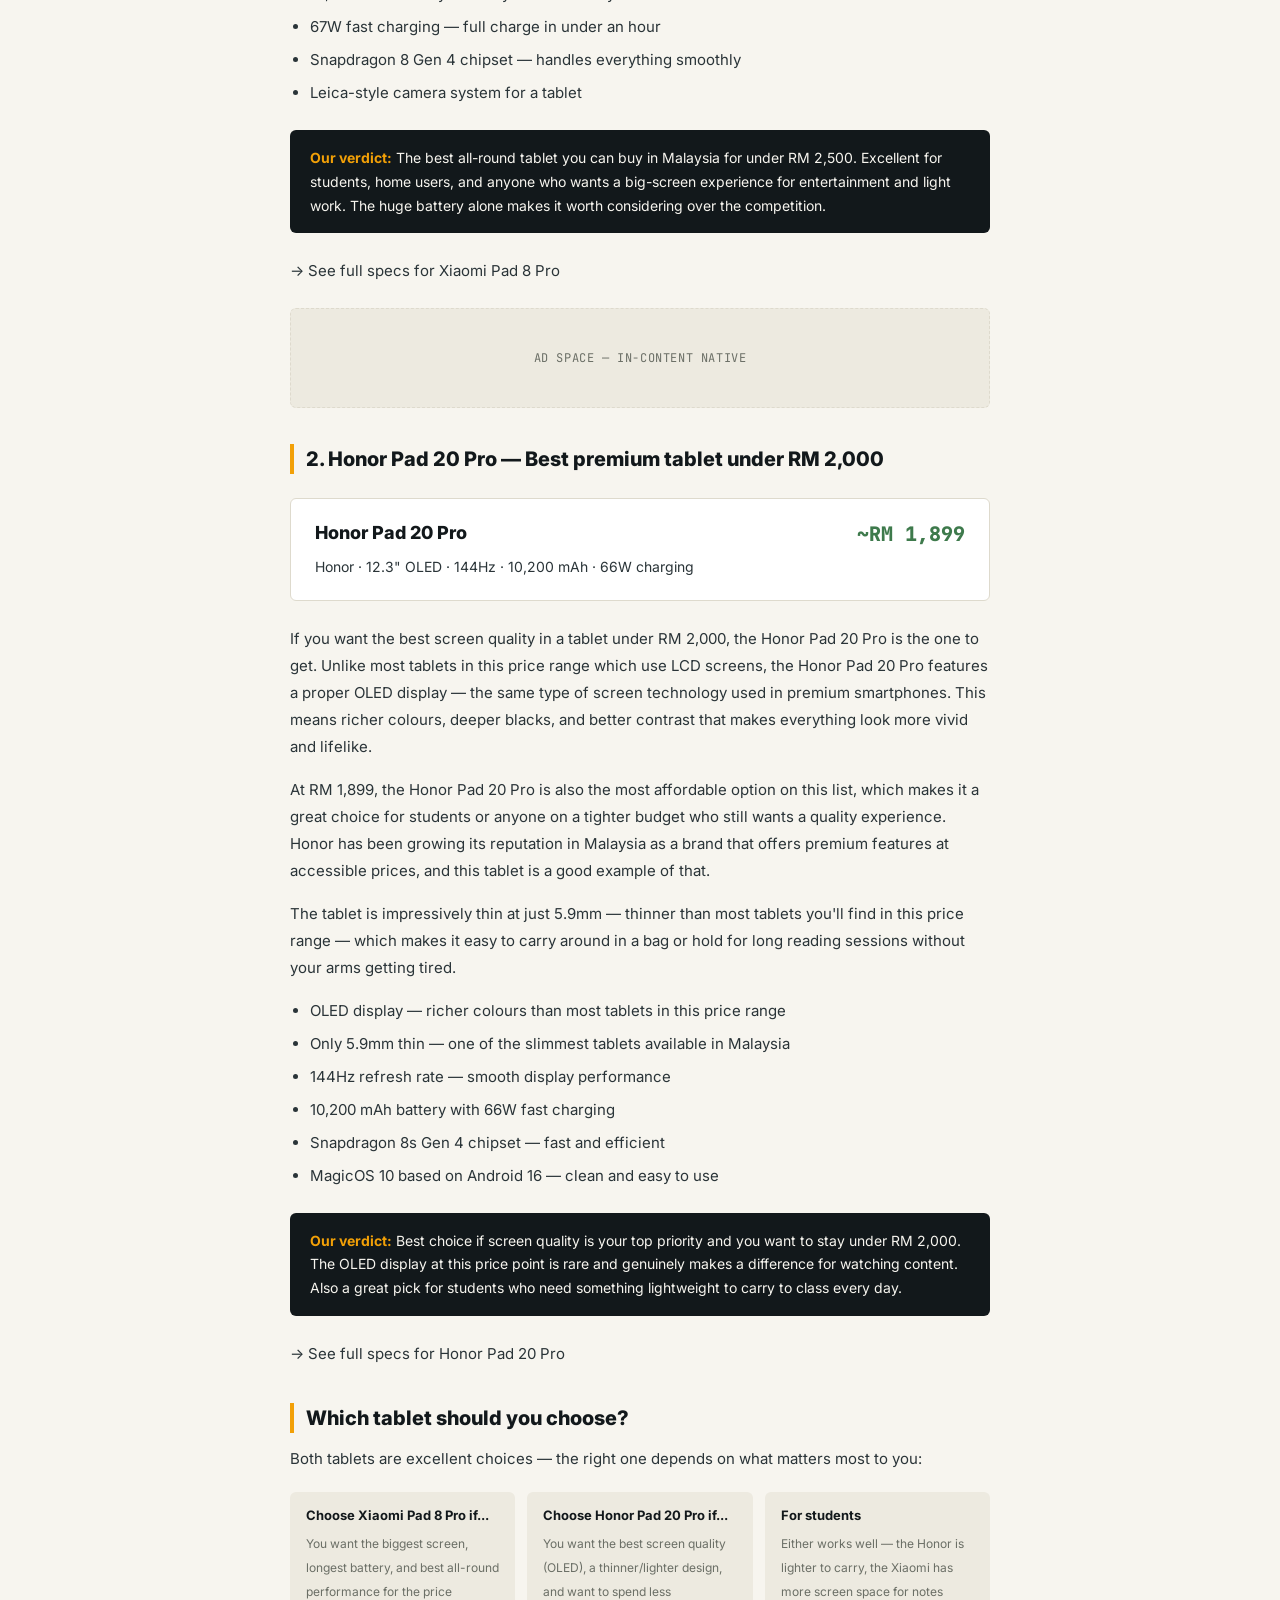
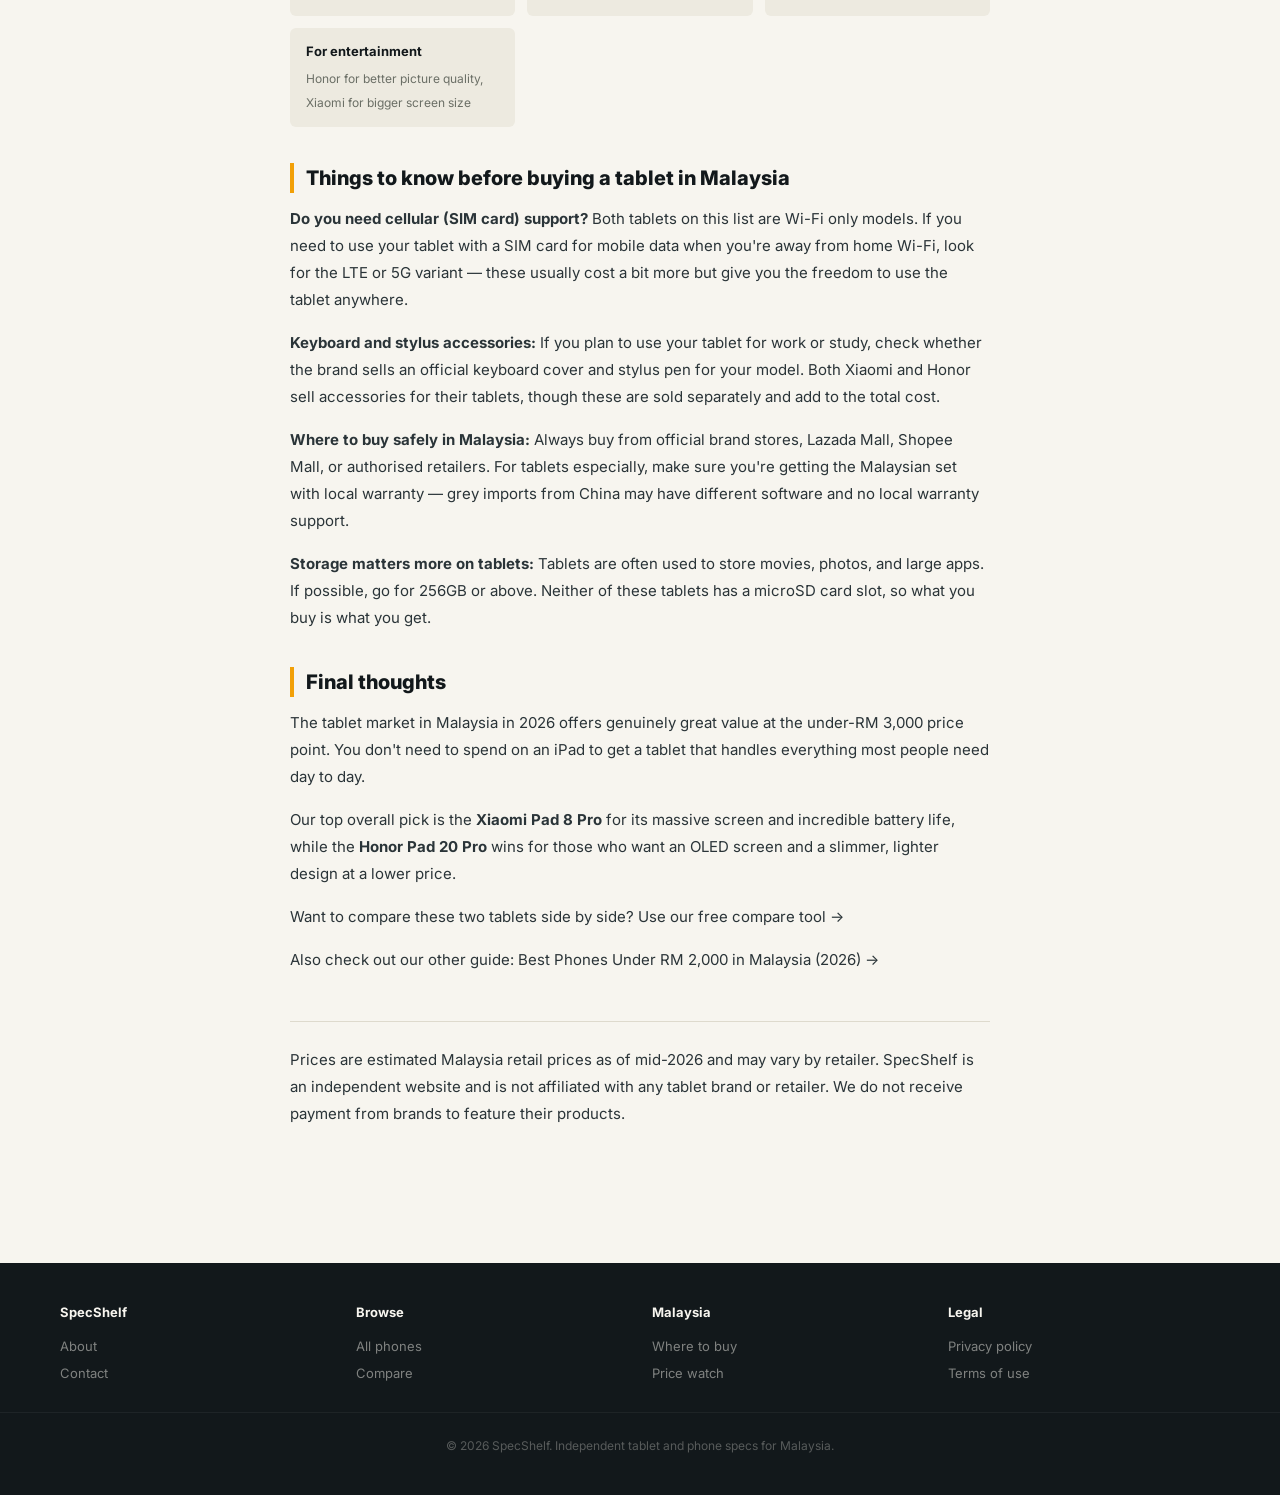
<file: best-tablets-under-rm3000-malaysia-2026.html>
<!DOCTYPE html>
<html lang="en">
<head>
<meta charset="UTF-8">
<meta name="viewport" content="width=device-width, initial-scale=1.0">
<title>Best Tablets Under RM 3,000 in Malaysia (2026) — SpecShelf</title>
<meta name="description" content="Looking for the best tablet in Malaysia without overspending? Here are the top picks under RM 3,000 for 2026 — for work, study, and entertainment.">
<link rel="preconnect" href="https://fonts.googleapis.com">
<link href="https://fonts.googleapis.com/css2?family=Inter:wght@400;600;700;800&family=JetBrains+Mono:wght@400;600;700&display=swap" rel="stylesheet">
<link rel="stylesheet" href="style.css">

<!-- Google tag (gtag.js) -->
<script async src="https://www.googletagmanager.com/gtag/js?id=G-0RM178HN9N"></script>
<script>
  window.dataLayer = window.dataLayer || [];
  function gtag(){dataLayer.push(arguments);}
  gtag('js', new Date());
  gtag('config', 'G-0RM178HN9N');
</script>

<style>
  .article-wrap { max-width: 740px; margin: 0 auto; padding: 40px 20px 80px; }
  .article-wrap h1 { font-size: 32px; font-weight: 800; line-height: 1.2; margin-bottom: 8px; }
  .article-meta { color: var(--muted); font-size: 13px; margin-bottom: 32px; padding-bottom: 16px; border-bottom: 1px solid var(--line); }
  .article-wrap h2 { font-size: 20px; font-weight: 800; margin: 36px 0 12px; padding-left: 12px; border-left: 4px solid var(--amber); }
  .article-wrap p { font-size: 15px; line-height: 1.8; margin-bottom: 16px; color: #2A3438; }
  .article-wrap ul { margin: 12px 0 20px 20px; }
  .article-wrap ul li { font-size: 15px; line-height: 1.8; margin-bottom: 6px; color: #2A3438; }
  .phone-card-article {
    background: #fff; border: 1px solid var(--line); border-radius: var(--radius);
    padding: 20px 24px; margin: 24px 0; display: flex; justify-content: space-between;
    align-items: flex-start; gap: 16px; flex-wrap: wrap;
  }
  .phone-card-article h3 { font-size: 18px; font-weight: 800; margin-bottom: 4px; }
  .phone-card-article .price-tag {
    font-family: var(--mono); font-weight: 800; font-size: 20px;
    color: var(--green); white-space: nowrap;
  }
  .phone-card-article p { margin: 8px 0 0; font-size: 14px; }
  .verdict-box {
    background: var(--ink); color: var(--paper); border-radius: var(--radius);
    padding: 16px 20px; margin: 24px 0; font-size: 14px; line-height: 1.7;
  }
  .verdict-box strong { color: var(--amber); }
  .tip-box {
    background: #FFF8E7; border: 1px solid #F2A007; border-radius: var(--radius);
    padding: 16px 20px; margin: 24px 0; font-size: 14px; line-height: 1.7;
  }
  .tip-box strong { color: var(--amber-dark); }
  .article-footer { margin-top: 48px; padding-top: 24px; border-top: 1px solid var(--line); font-size: 13px; color: var(--muted); }
  .use-case-grid { display: grid; grid-template-columns: repeat(auto-fill, minmax(200px,1fr)); gap: 12px; margin: 20px 0; }
  .use-case-item { background: var(--paper-dim); border-radius: var(--radius); padding: 14px 16px; }
  .use-case-item strong { display: block; font-size: 13px; margin-bottom: 4px; }
  .use-case-item span { font-size: 12px; color: var(--muted); }
</style>
</head>
<body>

<header class="site-header">
  <div class="header-inner">
    <a href="index.html" class="logo">
      <span class="bars"><span></span><span></span><span></span><span></span></span>
      SpecShelf<small>.my</small>
    </a>
    <div class="search-bar">
      <svg width="16" height="16" viewBox="0 0 24 24" fill="none" stroke="currentColor" stroke-width="2"><circle cx="11" cy="11" r="8"/><path d="m21 21-4.3-4.3"/></svg>
      <input type="text" placeholder="Search phones, tablets, brands...">
    </div>
    <nav class="main-nav">
      <a href="index.html">Phones</a>
      <a href="index.html">Tablets</a>
      <a href="compare.html">Compare</a>
      <a href="index.html#articles" class="active">Reviews</a>
    </nav>
    <span class="region-pill">MY</span>
  </div>
</header>

<div class="ad-slot ad-leaderboard" style="max-width:740px;margin:16px auto;">
  Ad space — 728×90 leaderboard
</div>

<div class="article-wrap">

  <p style="font-size:13px;color:var(--muted);margin-bottom:12px;"><a href="index.html">Home</a> › <a href="index.html#articles">Reviews & Guides</a></p>

  <h1>Best Tablets Under RM 3,000 in Malaysia (2026)</h1>
  <div class="article-meta">
    Published July 2026 &nbsp;·&nbsp; By SpecShelf Editorial &nbsp;·&nbsp; 6 min read
  </div>

  <p>
    Tablets have become one of the most useful devices you can own in Malaysia right now.
    Whether you're a student attending online classes, a working adult who needs a second
    screen for Zoom calls, or someone who just wants a bigger screen to watch movies and
    scroll through social media — a good tablet makes all of that so much more enjoyable.
  </p>

  <p>
    The good news is that in 2026, you don't need to spend RM 5,000 on an iPad Pro to get
    a genuinely great tablet experience. There are excellent options available in Malaysia
    for under RM 3,000 that offer big beautiful screens, fast processors, and long battery
    life. Here are our top picks.
  </p>

  <div class="tip-box">
    <strong>💡 Tablet or laptop — which should you buy?</strong> If you mainly need to
    type long documents or run heavy software like video editing programs, a laptop is
    still the better choice. But if your main needs are watching content, reading, drawing,
    video calls, and light productivity — a tablet is lighter, more portable, and often
    cheaper for what you actually need.
  </div>

  <div class="ad-slot ad-inline">Ad space — in-content native</div>

  <!-- PICK 1 -->
  <h2>1. Xiaomi Pad 8 Pro — Best overall tablet under RM 3,000</h2>

  <div class="phone-card-article">
    <div>
      <h3>Xiaomi Pad 8 Pro</h3>
      <p>Xiaomi · 13.0" LCD · 144Hz · 12,000 mAh · 67W charging</p>
    </div>
    <div class="price-tag">~RM 2,199</div>
  </div>

  <p>
    The Xiaomi Pad 8 Pro is the tablet we'd recommend to most Malaysian buyers in 2026.
    It gives you an enormous 13-inch screen, a flagship-level processor, and a massive
    12,000 mAh battery — all for around RM 2,199. That's genuinely impressive value for
    money that's hard to beat at this price point.
  </p>

  <p>
    The 144Hz display refresh rate means scrolling and animations look silky smooth —
    much smoother than most laptops and even some more expensive tablets. For watching
    Malaysian dramas on Netflix, YouTube videos, or reading documents, this screen is
    simply a pleasure to use every day.
  </p>

  <p>
    Battery life is one of the Xiaomi Pad 8 Pro's biggest strengths. The 12,000 mAh
    battery can last a full day of heavy use — streaming, browsing, video calls — and
    when you do need to charge, the 67W fast charging gets you back to full in under
    an hour. For students or workers who move around a lot, this is a huge practical
    advantage.
  </p>

  <ul>
    <li>Massive 13" screen — great for multitasking with split-screen apps</li>
    <li>144Hz refresh rate — smooth scrolling and animations</li>
    <li>12,000 mAh battery — easily lasts a full day</li>
    <li>67W fast charging — full charge in under an hour</li>
    <li>Snapdragon 8 Gen 4 chipset — handles everything smoothly</li>
    <li>Leica-style camera system for a tablet</li>
  </ul>

  <div class="verdict-box">
    <strong>Our verdict:</strong> The best all-round tablet you can buy in Malaysia for
    under RM 2,500. Excellent for students, home users, and anyone who wants a big-screen
    experience for entertainment and light work. The huge battery alone makes it worth
    considering over the competition.
  </div>

  <p><a href="device.html?id=xiaomi-pad-8-pro">→ See full specs for Xiaomi Pad 8 Pro</a></p>

  <div class="ad-slot ad-inline">Ad space — in-content native</div>

  <!-- PICK 2 -->
  <h2>2. Honor Pad 20 Pro — Best premium tablet under RM 2,000</h2>

  <div class="phone-card-article">
    <div>
      <h3>Honor Pad 20 Pro</h3>
      <p>Honor · 12.3" OLED · 144Hz · 10,200 mAh · 66W charging</p>
    </div>
    <div class="price-tag">~RM 1,899</div>
  </div>

  <p>
    If you want the best screen quality in a tablet under RM 2,000, the Honor Pad 20 Pro
    is the one to get. Unlike most tablets in this price range which use LCD screens, the
    Honor Pad 20 Pro features a proper OLED display — the same type of screen technology
    used in premium smartphones. This means richer colours, deeper blacks, and better
    contrast that makes everything look more vivid and lifelike.
  </p>

  <p>
    At RM 1,899, the Honor Pad 20 Pro is also the most affordable option on this list,
    which makes it a great choice for students or anyone on a tighter budget who still
    wants a quality experience. Honor has been growing its reputation in Malaysia as a
    brand that offers premium features at accessible prices, and this tablet is a good
    example of that.
  </p>

  <p>
    The tablet is impressively thin at just 5.9mm — thinner than most tablets you'll
    find in this price range — which makes it easy to carry around in a bag or hold
    for long reading sessions without your arms getting tired.
  </p>

  <ul>
    <li>OLED display — richer colours than most tablets in this price range</li>
    <li>Only 5.9mm thin — one of the slimmest tablets available in Malaysia</li>
    <li>144Hz refresh rate — smooth display performance</li>
    <li>10,200 mAh battery with 66W fast charging</li>
    <li>Snapdragon 8s Gen 4 chipset — fast and efficient</li>
    <li>MagicOS 10 based on Android 16 — clean and easy to use</li>
  </ul>

  <div class="verdict-box">
    <strong>Our verdict:</strong> Best choice if screen quality is your top priority and
    you want to stay under RM 2,000. The OLED display at this price point is rare and
    genuinely makes a difference for watching content. Also a great pick for students
    who need something lightweight to carry to class every day.
  </div>

  <p><a href="device.html?id=honor-pad-20-pro">→ See full specs for Honor Pad 20 Pro</a></p>

  <!-- WHICH ONE -->
  <h2>Which tablet should you choose?</h2>

  <p>Both tablets are excellent choices — the right one depends on what matters most to you:</p>

  <div class="use-case-grid">
    <div class="use-case-item">
      <strong>Choose Xiaomi Pad 8 Pro if...</strong>
      <span>You want the biggest screen, longest battery, and best all-round performance for the price</span>
    </div>
    <div class="use-case-item">
      <strong>Choose Honor Pad 20 Pro if...</strong>
      <span>You want the best screen quality (OLED), a thinner/lighter design, and want to spend less</span>
    </div>
    <div class="use-case-item">
      <strong>For students</strong>
      <span>Either works well — the Honor is lighter to carry, the Xiaomi has more screen space for notes</span>
    </div>
    <div class="use-case-item">
      <strong>For entertainment</strong>
      <span>Honor for better picture quality, Xiaomi for bigger screen size</span>
    </div>
  </div>

  <!-- TIPS -->
  <h2>Things to know before buying a tablet in Malaysia</h2>

  <p>
    <strong>Do you need cellular (SIM card) support?</strong> Both tablets on this list
    are Wi-Fi only models. If you need to use your tablet with a SIM card for mobile data
    when you're away from home Wi-Fi, look for the LTE or 5G variant — these usually cost
    a bit more but give you the freedom to use the tablet anywhere.
  </p>

  <p>
    <strong>Keyboard and stylus accessories:</strong> If you plan to use your tablet for
    work or study, check whether the brand sells an official keyboard cover and stylus pen
    for your model. Both Xiaomi and Honor sell accessories for their tablets, though these
    are sold separately and add to the total cost.
  </p>

  <p>
    <strong>Where to buy safely in Malaysia:</strong> Always buy from official brand stores,
    Lazada Mall, Shopee Mall, or authorised retailers. For tablets especially, make sure
    you're getting the Malaysian set with local warranty — grey imports from China may
    have different software and no local warranty support.
  </p>

  <p>
    <strong>Storage matters more on tablets:</strong> Tablets are often used to store
    movies, photos, and large apps. If possible, go for 256GB or above. Neither of these
    tablets has a microSD card slot, so what you buy is what you get.
  </p>

  <h2>Final thoughts</h2>

  <p>
    The tablet market in Malaysia in 2026 offers genuinely great value at the under-RM 3,000
    price point. You don't need to spend on an iPad to get a tablet that handles everything
    most people need day to day.
  </p>

  <p>
    Our top overall pick is the <strong>Xiaomi Pad 8 Pro</strong> for its massive screen
    and incredible battery life, while the <strong>Honor Pad 20 Pro</strong> wins for
    those who want an OLED screen and a slimmer, lighter design at a lower price.
  </p>

  <p>
    Want to compare these two tablets side by side?
    <a href="compare.html">Use our free compare tool →</a>
  </p>

  <p>
    Also check out our other guide:
    <a href="best-phones-under-rm2000-malaysia-2026.html">Best Phones Under RM 2,000 in Malaysia (2026) →</a>
  </p>

  <div class="article-footer">
    <p>Prices are estimated Malaysia retail prices as of mid-2026 and may vary by retailer.
    SpecShelf is an independent website and is not affiliated with any tablet brand or retailer.
    We do not receive payment from brands to feature their products.</p>
  </div>

</div>

<footer class="site-footer">
  <div class="footer-grid">
    <div><h4>SpecShelf</h4><a href="#">About</a><a href="#">Contact</a></div>
    <div><h4>Browse</h4><a href="index.html">All phones</a><a href="compare.html">Compare</a></div>
    <div><h4>Malaysia</h4><a href="#">Where to buy</a><a href="#">Price watch</a></div>
    <div><h4>Legal</h4><a href="#">Privacy policy</a><a href="#">Terms of use</a></div>
  </div>
  <div class="footer-bottom">© 2026 SpecShelf. Independent tablet and phone specs for Malaysia.</div>
</footer>

</body>
</html>
</file>
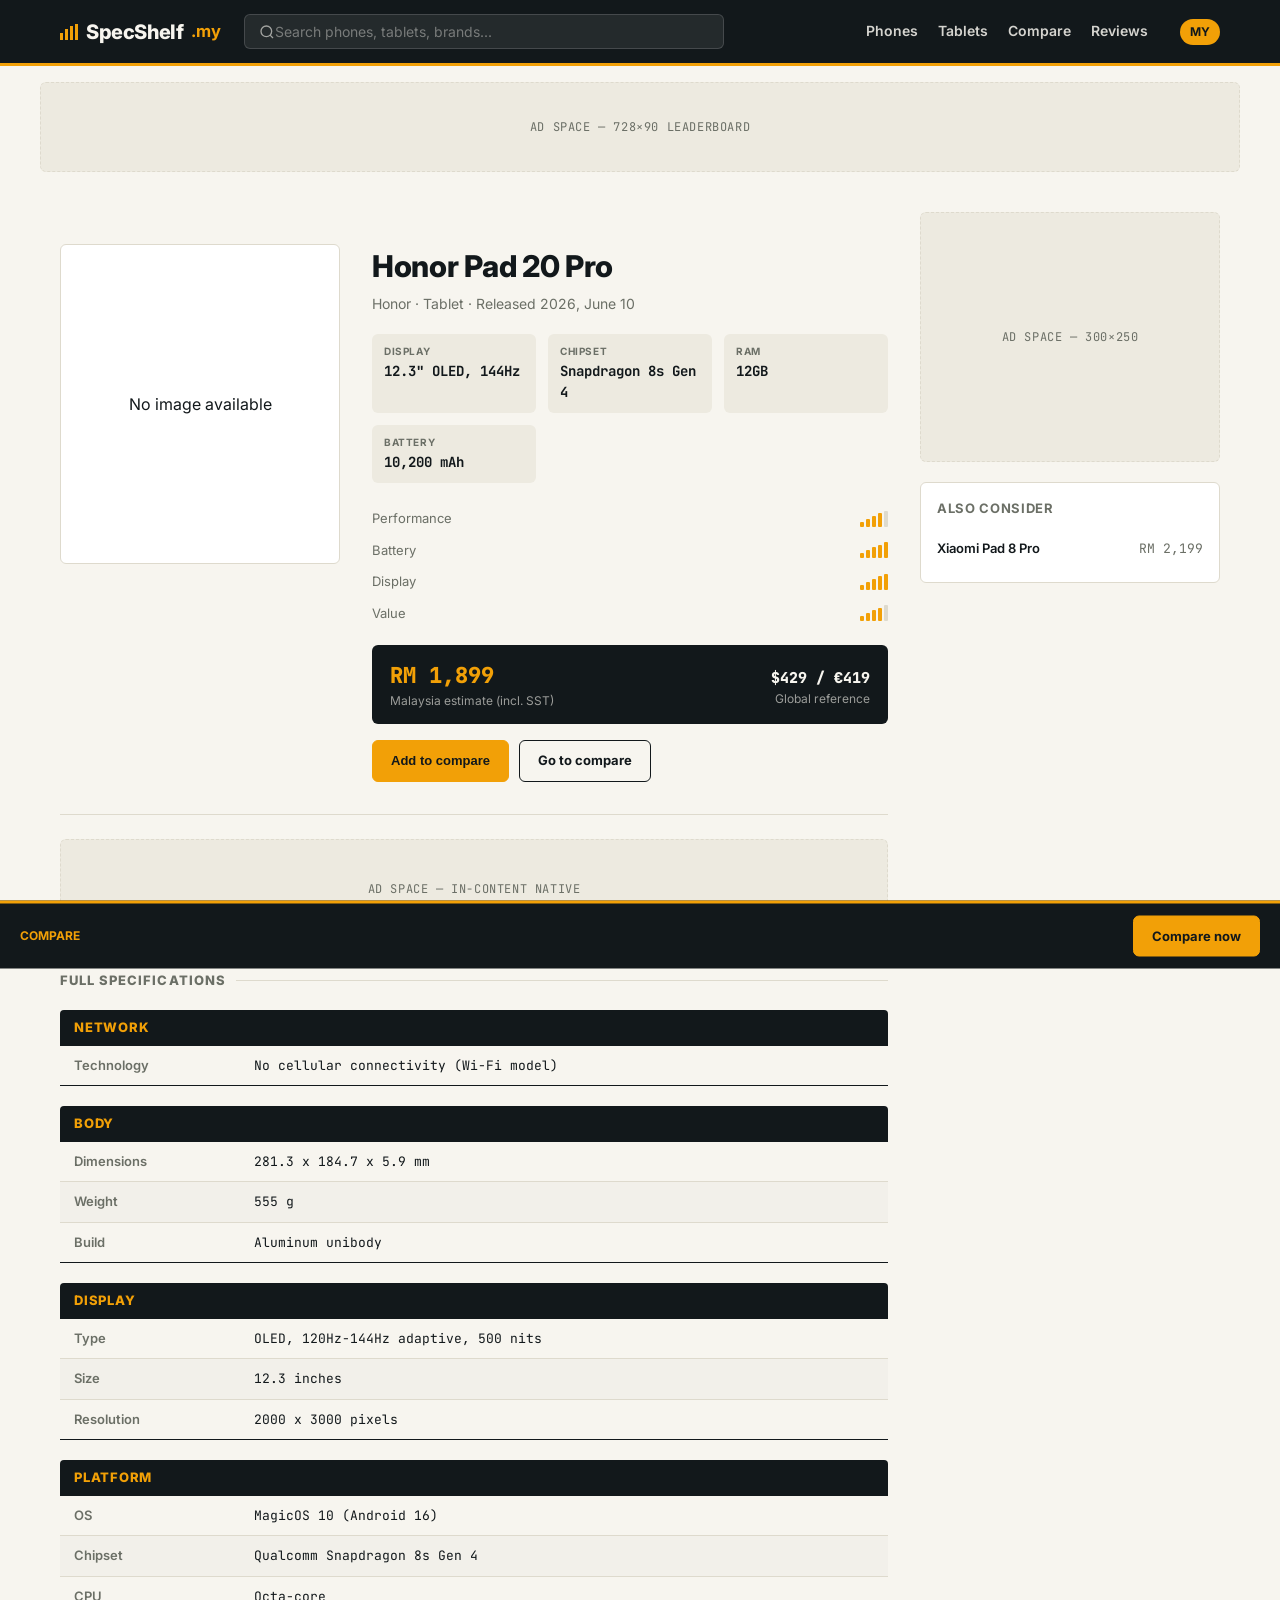
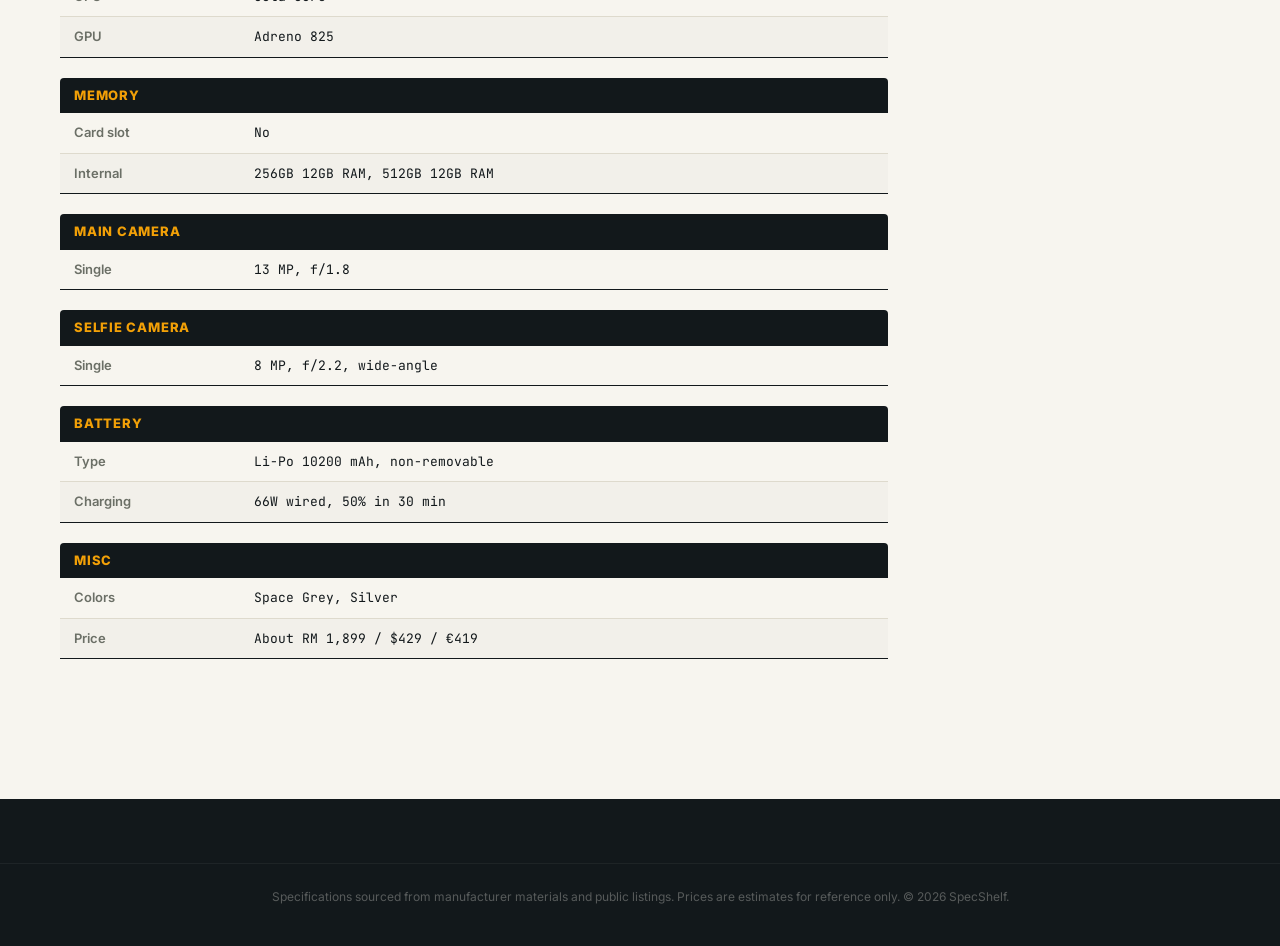
<file: device.html>
<!DOCTYPE html>
<html lang="en">
<head>
<meta charset="UTF-8">
<meta name="viewport" content="width=device-width, initial-scale=1.0">
<title id="pageTitle">Device specs — SpecShelf</title>
<link rel="preconnect" href="https://fonts.googleapis.com">
<link href="https://fonts.googleapis.com/css2?family=Inter:wght@400;600;700;800&family=JetBrains+Mono:wght@400;600;700&display=swap" rel="stylesheet">
<link rel="stylesheet" href="style.css">

<!-- Google tag (gtag.js) -->
<script async src="https://www.googletagmanager.com/gtag/js?id=G-0RM178HN9N"></script>
<script>
  window.dataLayer = window.dataLayer || [];
  function gtag(){dataLayer.push(arguments);}
  gtag('js', new Date());
  gtag('config', 'G-0RM178HN9N');
</script>
</head>
<body>

<header class="site-header">
  <div class="header-inner">
    <a href="index.html" class="logo">
      <span class="bars"><span></span><span></span><span></span><span></span></span>
      SpecShelf<small>.my</small>
    </a>
    <div class="search-bar">
      <svg width="16" height="16" viewBox="0 0 24 24" fill="none" stroke="currentColor" stroke-width="2"><circle cx="11" cy="11" r="8"/><path d="m21 21-4.3-4.3"/></svg>
      <input id="searchInput" type="text" placeholder="Search phones, tablets, brands...">
    </div>
    <nav class="main-nav">
      <a href="index.html">Phones</a>
      <a href="index.html">Tablets</a>
      <a href="compare.html">Compare</a>
      <a href="#">Reviews</a>
    </nav>
    <span class="region-pill">MY</span>
  </div>
</header>

<div class="ad-slot ad-leaderboard"><!-- AdSense: 728x90 --> Ad space — 728×90 leaderboard</div>

<div class="container">
  <div class="page-grid">
    <main id="deviceMain">
      <!-- populated by app.js -->
    </main>
    <aside>
      <div class="ad-slot ad-sidebar"><!-- AdSense: 300x250 --> Ad space — 300×250</div>
      <div class="sidebar-box">
        <h3>Also consider</h3>
        <ul class="sidebar-list" id="relatedList"></ul>
      </div>
    </aside>
  </div>
</div>

<div class="compare-tray" id="compareTray">
  <span style="font-size:12px;font-weight:700;color:var(--amber);">COMPARE</span>
  <div id="traySlots" style="display:flex;gap:8px;"></div>
  <a href="compare.html" class="btn btn-primary" style="margin-left:auto;">Compare now</a>
</div>

<footer class="site-footer">
  <div class="footer-bottom">Specifications sourced from manufacturer materials and public listings. Prices are estimates for reference only. © 2026 SpecShelf.</div>
</footer>

<script src="app.js"></script>
<script src="device.js"></script>
</body>
</html>
</file>
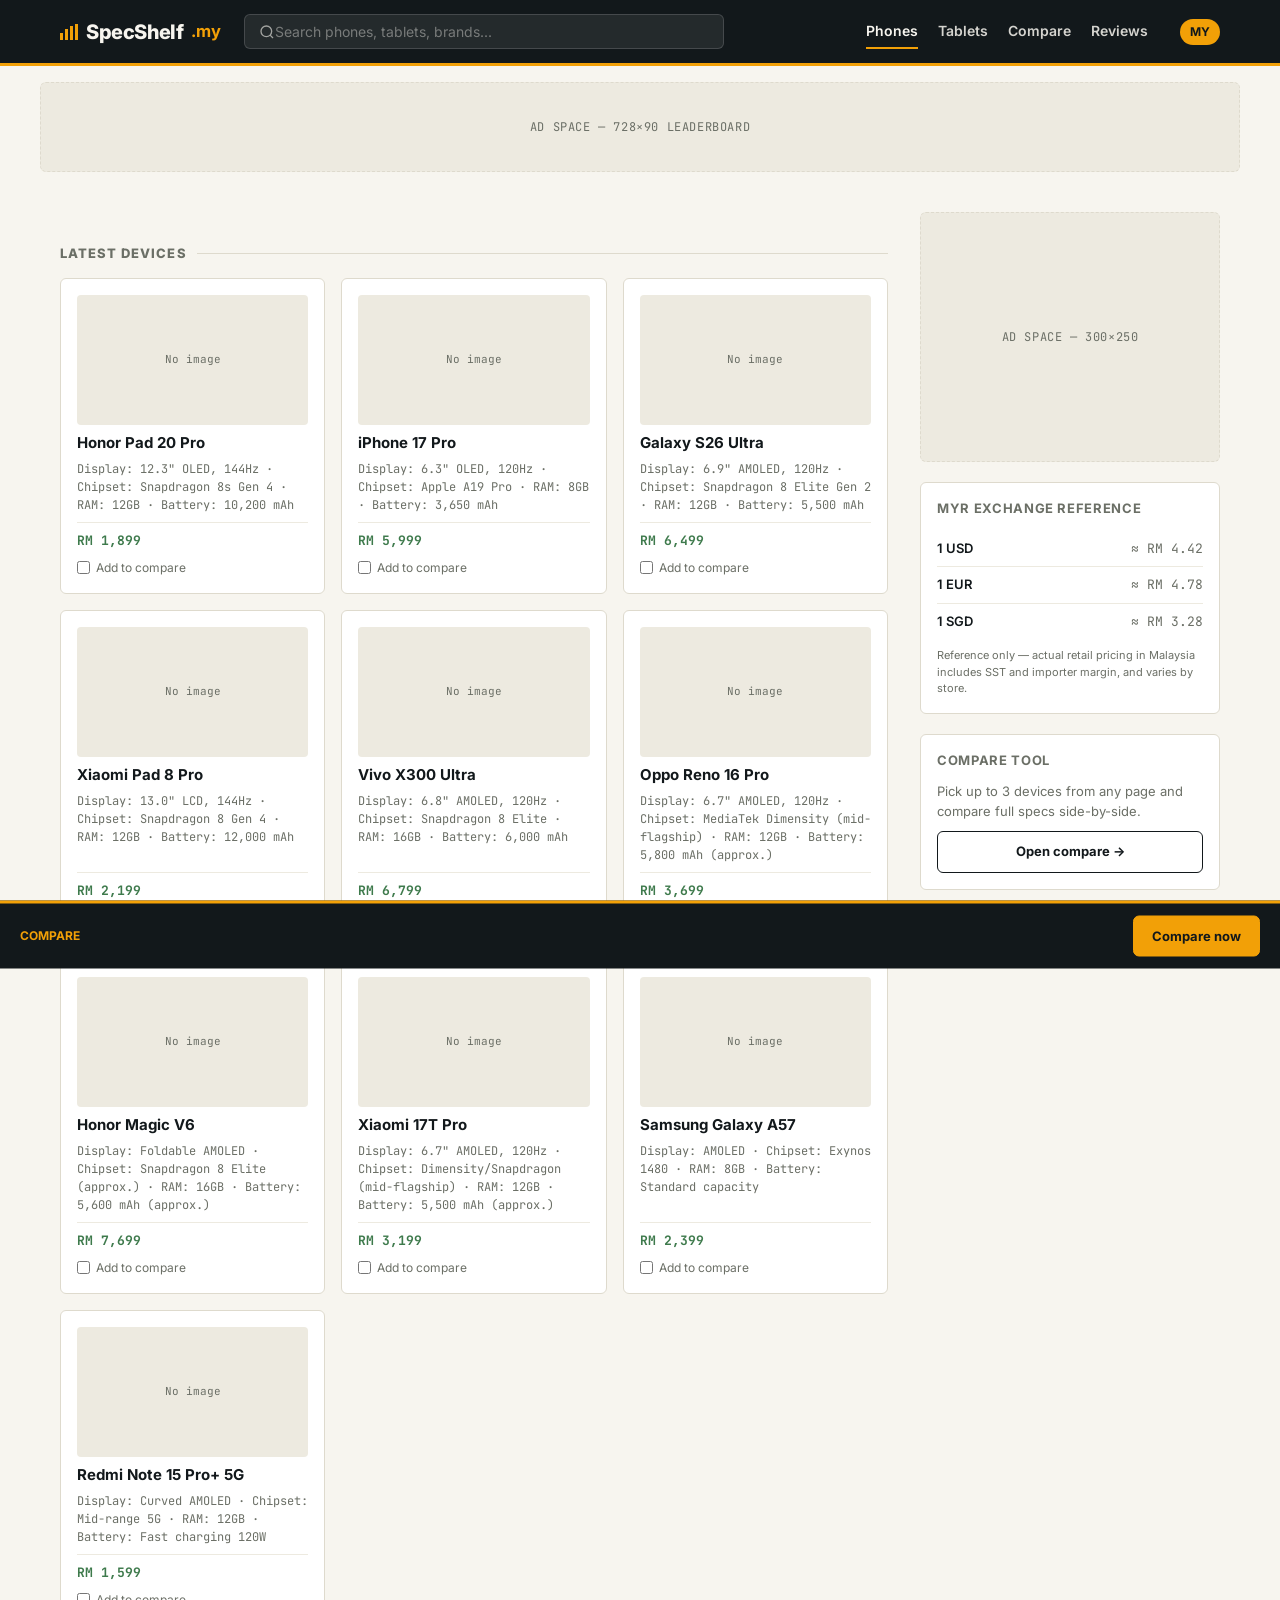
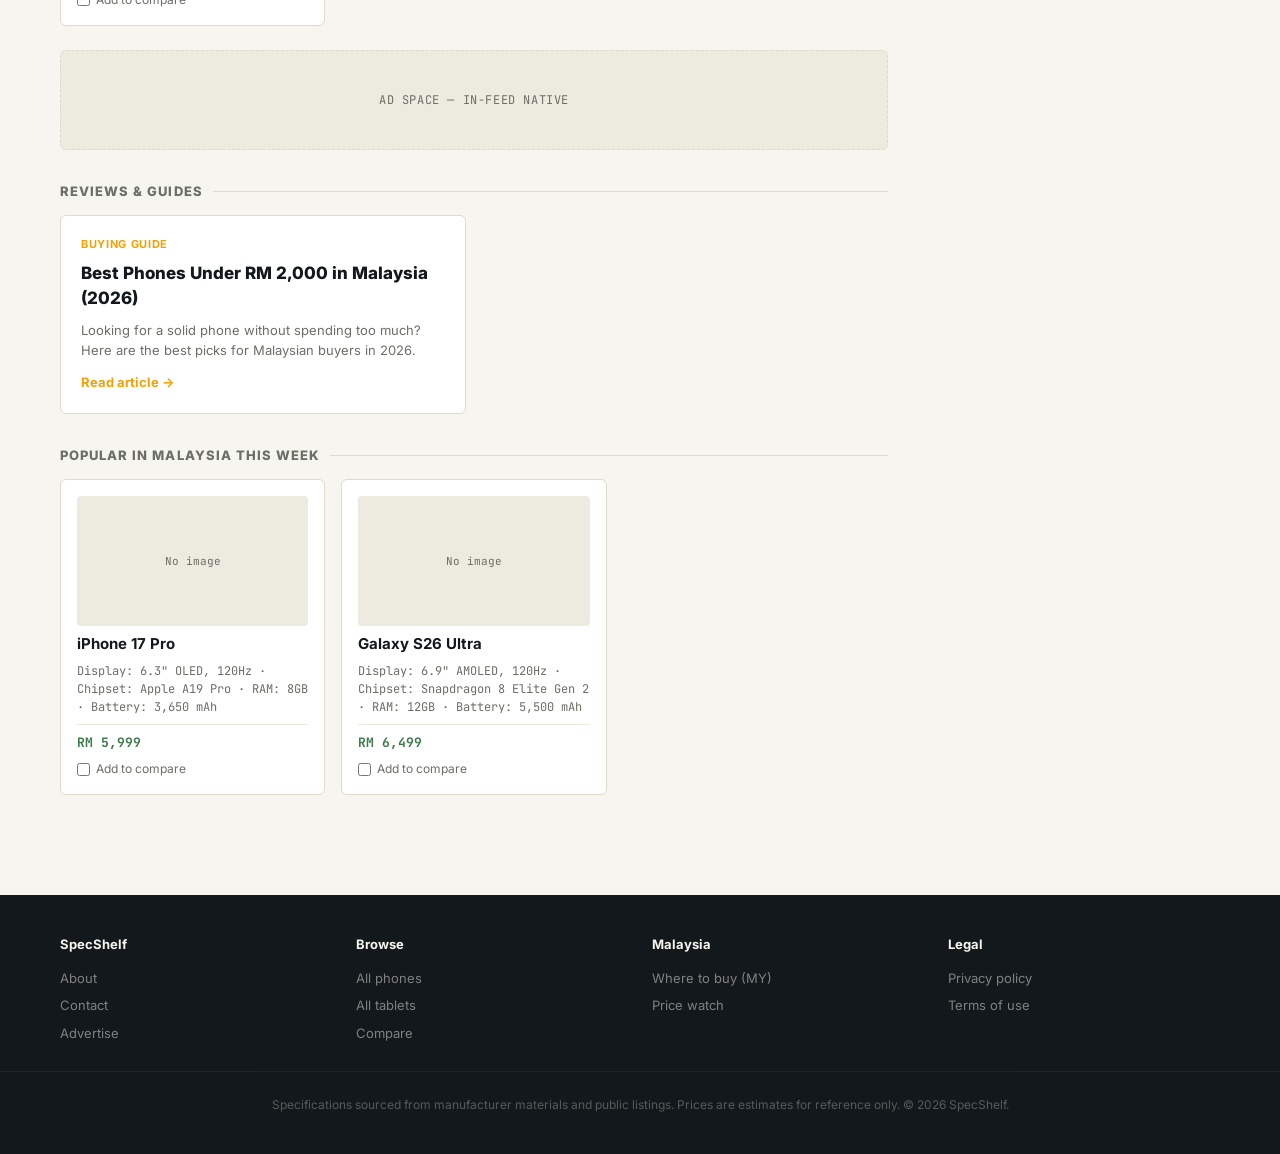
<file: index_2.html>
<!DOCTYPE html>
<html lang="en">
<head>
<meta charset="UTF-8">
<meta name="viewport" content="width=device-width, initial-scale=1.0">
<title>SpecShelf — Phone & Tablet Specs, Compare, Prices in Malaysia & Worldwide</title>
<meta name="description" content="Full specifications, comparisons and Malaysia pricing for the latest phones and tablets — updated for global and MY buyers.">
<link rel="preconnect" href="https://fonts.googleapis.com">
<link href="https://fonts.googleapis.com/css2?family=Inter:wght@400;600;700;800&family=JetBrains+Mono:wght@400;600;700&display=swap" rel="stylesheet">
<link rel="stylesheet" href="style.css">

<!-- Google tag (gtag.js) -->
<script async src="https://www.googletagmanager.com/gtag/js?id=G-0RM178HN9N"></script>
<script>
  window.dataLayer = window.dataLayer || [];
  function gtag(){dataLayer.push(arguments);}
  gtag('js', new Date());
  gtag('config', 'G-0RM178HN9N');
</script>

<!-- ============================================================
  GOOGLE ADSENSE: replace ca-pub-XXXXXXXXXXXXXXXX with your own
  publisher ID once your AdSense account is approved.
  ============================================================ -->
<!-- <script async src="https://pagead2.googlesyndication.com/pagead/js/adsbygoogle.js?client=ca-pub-XXXXXXXXXXXXXXXX" crossorigin="anonymous"></script> -->
</head>
<body>

<header class="site-header">
  <div class="header-inner">
    <a href="index.html" class="logo">
      <span class="bars"><span></span><span></span><span></span><span></span></span>
      SpecShelf<small>.my</small>
    </a>
    <div class="search-bar">
      <svg width="16" height="16" viewBox="0 0 24 24" fill="none" stroke="currentColor" stroke-width="2"><circle cx="11" cy="11" r="8"/><path d="m21 21-4.3-4.3"/></svg>
      <input id="searchInput" type="text" placeholder="Search phones, tablets, brands...">
    </div>
    <nav class="main-nav">
      <a href="#" class="active">Phones</a>
      <a href="#">Tablets</a>
      <a href="compare.html">Compare</a>
      <a href="#articles">Reviews</a>
    </nav>
    <span class="region-pill" id="regionPill">MY</span>
  </div>
</header>

<div class="ad-slot ad-leaderboard">
  <!-- AdSense unit: Leaderboard 728x90 (responsive) goes here -->
  Ad space — 728×90 leaderboard
</div>

<div class="container">
  <div class="page-grid">
    <main>
      <section>
        <h2 class="section-title">Latest devices</h2>
        <div class="device-grid" id="deviceGrid"></div>
      </section>

      <div class="ad-slot ad-inline">
        <!-- AdSense unit: In-feed native ad -->
        Ad space — in-feed native
      </div>

      <section id="articles">
        <h2 class="section-title">Reviews & Guides</h2>
        <div style="display:grid; grid-template-columns:repeat(auto-fill,minmax(280px,1fr)); gap:16px;">
          <a href="best-phones-under-rm2000-malaysia-2026.html" style="display:block; background:#fff; border:1px solid var(--line); border-radius:var(--radius); padding:20px; transition:border-color 0.15s;" onmouseover="this.style.borderColor='var(--amber)'" onmouseout="this.style.borderColor='var(--line)'">
            <div style="font-size:11px; text-transform:uppercase; letter-spacing:0.06em; color:var(--amber); font-weight:700; margin-bottom:8px;">Buying Guide</div>
            <div style="font-size:17px; font-weight:800; margin-bottom:8px; color:var(--ink);">Best Phones Under RM 2,000 in Malaysia (2026)</div>
            <div style="font-size:13px; color:var(--muted); line-height:1.6;">Looking for a solid phone without spending too much? Here are the best picks for Malaysian buyers in 2026.</div>
            <div style="margin-top:12px; font-size:13px; font-weight:700; color:var(--amber);">Read article →</div>
          </a>
        </div>
      </section>

      <section>
        <h2 class="section-title">Popular in Malaysia this week</h2>
        <div class="device-grid" id="popularGrid"></div>
      </section>
    </main>

    <aside>
      <div class="ad-slot ad-sidebar">
        <!-- AdSense unit: Sidebar 300x250 -->
        Ad space — 300×250
      </div>

      <div class="sidebar-box">
        <h3>MYR exchange reference</h3>
        <ul class="sidebar-list">
          <li><span class="name">1 USD</span><span class="val">≈ RM 4.42</span></li>
          <li><span class="name">1 EUR</span><span class="val">≈ RM 4.78</span></li>
          <li><span class="name">1 SGD</span><span class="val">≈ RM 3.28</span></li>
        </ul>
        <p style="font-size:11px;color:var(--muted);margin-top:8px;">Reference only — actual retail pricing in Malaysia includes SST and importer margin, and varies by store.</p>
      </div>

      <div class="sidebar-box">
        <h3>Compare tool</h3>
        <p style="font-size:13px;color:var(--muted);margin-bottom:10px;">Pick up to 3 devices from any page and compare full specs side-by-side.</p>
        <a href="compare.html" class="btn btn-outline" style="width:100%;justify-content:center;">Open compare →</a>
      </div>
    </aside>
  </div>
</div>

<div class="compare-tray" id="compareTray">
  <span style="font-size:12px;font-weight:700;color:var(--amber);">COMPARE</span>
  <div id="traySlots" style="display:flex;gap:8px;"></div>
  <a href="compare.html" class="btn btn-primary" style="margin-left:auto;">Compare now</a>
</div>

<footer class="site-footer">
  <div class="footer-grid">
    <div>
      <h4>SpecShelf</h4>
      <a href="#">About</a>
      <a href="#">Contact</a>
      <a href="#">Advertise</a>
    </div>
    <div>
      <h4>Browse</h4>
      <a href="#">All phones</a>
      <a href="#">All tablets</a>
      <a href="compare.html">Compare</a>
    </div>
    <div>
      <h4>Malaysia</h4>
      <a href="#">Where to buy (MY)</a>
      <a href="#">Price watch</a>
    </div>
    <div>
      <h4>Legal</h4>
      <a href="#">Privacy policy</a>
      <a href="#">Terms of use</a>
    </div>
  </div>
  <div class="footer-bottom">Specifications sourced from manufacturer materials and public listings. Prices are estimates for reference only. © 2026 SpecShelf.</div>
</footer>

<script src="app.js"></script>
</body>
</html>
</file>
<file: style.css>
:root{
  --ink:#12181B;
  --ink-soft:#2A3438;
  --paper:#F7F5EF;
  --paper-dim:#EDEAE0;
  --line:#DEDACD;
  --amber:#F2A007;
  --amber-dark:#C77F02;
  --muted:#6B6F66;
  --green:#3E7A4C;
  --red:#B4402A;
  --mono: 'JetBrains Mono', 'SF Mono', Consolas, monospace;
  --sans: 'Inter', -apple-system, BlinkMacSystemFont, 'Segoe UI', sans-serif;
  --radius: 6px;
}

*{box-sizing:border-box; margin:0; padding:0;}

body{
  font-family:var(--sans);
  background:var(--paper);
  color:var(--ink);
  line-height:1.5;
  -webkit-font-smoothing:antialiased;
}

a{color:inherit; text-decoration:none;}

/* ===== Header ===== */
.site-header{
  background:var(--ink);
  color:var(--paper);
  border-bottom:3px solid var(--amber);
  position:sticky; top:0; z-index:100;
}
.header-inner{
  max-width:1200px; margin:0 auto; padding:14px 20px;
  display:flex; align-items:center; gap:24px;
}
.logo{
  font-weight:800; font-size:20px; letter-spacing:-0.02em;
  display:flex; align-items:center; gap:8px;
  white-space:nowrap;
}
.logo .bars{display:inline-flex; align-items:flex-end; gap:2px; height:16px;}
.logo .bars span{width:3px; background:var(--amber); display:block;}
.logo .bars span:nth-child(1){height:40%;}
.logo .bars span:nth-child(2){height:65%;}
.logo .bars span:nth-child(3){height:85%;}
.logo .bars span:nth-child(4){height:100%;}
.logo small{color:var(--amber); font-weight:700;}

.search-bar{
  flex:1; max-width:480px;
  display:flex; align-items:center;
  background:rgba(255,255,255,0.08);
  border:1px solid rgba(255,255,255,0.15);
  border-radius:var(--radius);
  padding:8px 14px;
}
.search-bar input{
  background:none; border:none; outline:none; color:var(--paper);
  font-family:var(--sans); font-size:14px; width:100%;
}
.search-bar input::placeholder{color:rgba(247,245,239,0.4);}
.search-bar svg{flex-shrink:0; opacity:0.6;}

.main-nav{display:flex; gap:20px; margin-left:auto; font-size:14px; font-weight:600;}
.main-nav a{opacity:0.85; padding:6px 0; border-bottom:2px solid transparent;}
.main-nav a:hover, .main-nav a.active{opacity:1; border-color:var(--amber);}
.region-pill{
  font-size:12px; font-weight:700; background:var(--amber); color:var(--ink);
  padding:4px 10px; border-radius:20px; margin-left:8px; white-space:nowrap;
}

/* ===== Ad slots ===== */
.ad-slot{
  background:var(--paper-dim);
  border:1px dashed var(--line);
  display:flex; align-items:center; justify-content:center;
  color:var(--muted); font-size:12px; font-family:var(--mono);
  border-radius:var(--radius);
  text-transform:uppercase; letter-spacing:0.05em;
}
.ad-leaderboard{max-width:1200px; margin:16px auto; height:90px;}
.ad-inline{height:100px; margin:24px 0;}
.ad-sidebar{height:250px; margin-bottom:20px;}

/* ===== Layout ===== */
.container{max-width:1200px; margin:0 auto; padding:0 20px;}
.page-grid{display:grid; grid-template-columns:1fr 300px; gap:32px; padding:24px 0 60px;}
@media (max-width:900px){.page-grid{grid-template-columns:1fr;}}

/* ===== Hero / device listing ===== */
.section-title{
  font-size:13px; font-weight:800; text-transform:uppercase; letter-spacing:0.08em;
  color:var(--muted); margin:32px 0 14px; display:flex; align-items:center; gap:10px;
}
.section-title::after{content:''; flex:1; height:1px; background:var(--line);}

.device-grid{
  display:grid; grid-template-columns:repeat(auto-fill, minmax(200px,1fr)); gap:16px;
}
.device-card{
  background:#fff; border:1px solid var(--line); border-radius:var(--radius);
  padding:16px; transition:border-color 0.15s, transform 0.15s;
  display:flex; flex-direction:column; gap:8px;
}
.device-card:hover{border-color:var(--amber); transform:translateY(-2px);}
.device-thumb{
  height:130px; background:var(--paper-dim); border-radius:4px;
  display:flex; align-items:center; justify-content:center;
  font-size:11px; color:var(--muted); font-family:var(--mono);
}
.device-thumb img{max-height:100%; max-width:100%; object-fit:contain;}
.device-name{font-weight:700; font-size:15px; line-height:1.3;}
.device-quickspec{font-size:12px; color:var(--muted); font-family:var(--mono);}
.device-price{
  font-family:var(--mono); font-weight:700; color:var(--green); font-size:13px;
  margin-top:auto; padding-top:8px; border-top:1px solid var(--paper-dim);
}
.compare-add{
  position:absolute; /* not used, kept simple checkbox instead */
}
.compare-check{
  display:flex; align-items:center; gap:6px; font-size:12px; color:var(--muted);
  cursor:pointer;
}
.compare-check input{accent-color:var(--amber);}

/* ===== Spec page ===== */
.spec-hero{
  display:grid; grid-template-columns:280px 1fr; gap:32px; padding:32px 0;
  border-bottom:1px solid var(--line);
}
@media (max-width:700px){.spec-hero{grid-template-columns:1fr;}}
.spec-hero-img{
  background:#fff; border:1px solid var(--line); border-radius:var(--radius);
  display:flex; align-items:center; justify-content:center; height:320px;
}
.spec-hero-img img{max-height:90%; max-width:90%; object-fit:contain;}
.spec-title{font-size:30px; font-weight:800; letter-spacing:-0.01em; margin-bottom:4px;}
.spec-sub{color:var(--muted); font-size:14px; margin-bottom:16px;}
.quickspec-grid{
  display:grid; grid-template-columns:repeat(3,1fr); gap:12px; margin:20px 0;
}
.quickspec-item{
  background:var(--paper-dim); border-radius:var(--radius); padding:10px 12px;
}
.quickspec-label{font-size:10px; text-transform:uppercase; letter-spacing:0.06em; color:var(--muted); font-weight:700;}
.quickspec-value{font-family:var(--mono); font-weight:700; font-size:14px; margin-top:2px;}

.price-box{
  display:flex; align-items:baseline; gap:10px; background:var(--ink); color:var(--paper);
  padding:14px 18px; border-radius:var(--radius); margin-top:16px;
}
.price-box .amt{font-family:var(--mono); font-size:22px; font-weight:800; color:var(--amber);}
.price-box .label{font-size:12px; color:rgba(247,245,239,0.6);}

.btn{
  display:inline-flex; align-items:center; gap:6px; padding:10px 18px;
  border-radius:var(--radius); font-weight:700; font-size:13px; cursor:pointer;
  border:1px solid var(--ink);
}
.btn-primary{background:var(--amber); border-color:var(--amber); color:var(--ink);}
.btn-outline{background:none; color:var(--ink);}

/* Full spec table */
.spec-table-wrap{margin:16px 0 40px;}
.spec-cat{
  font-weight:800; font-size:13px; text-transform:uppercase; letter-spacing:0.06em;
  background:var(--ink); color:var(--amber); padding:8px 14px; border-radius:4px 4px 0 0;
  margin-top:20px;
}
.spec-table{width:100%; border-collapse:collapse; font-size:13px;}
.spec-table tr{border-bottom:1px solid var(--line);}
.spec-table tr:last-child{border-bottom:1px solid var(--ink);}
.spec-table td{padding:10px 14px; vertical-align:top;}
.spec-table td:first-child{color:var(--muted); width:180px; font-weight:600;}
.spec-table td:last-child{font-family:var(--mono);}
.spec-table tr:nth-child(even){background:rgba(0,0,0,0.02);}

/* ===== Compare ===== */
.compare-tray{
  position:fixed; bottom:0; left:0; right:0; background:var(--ink); color:var(--paper);
  border-top:3px solid var(--amber); padding:12px 20px; z-index:200;
  display:flex; align-items:center; gap:16px; transform:translateY(100%);
  transition:transform 0.25s;
}
.compare-tray.active{transform:translateY(0);}
.compare-slot{
  width:56px; height:56px; background:rgba(255,255,255,0.08); border-radius:4px;
  display:flex; align-items:center; justify-content:center; font-size:10px; position:relative;
  overflow:hidden; font-family:var(--mono); text-align:center; padding:2px;
}
.compare-slot img{width:100%; height:100%; object-fit:contain;}
.compare-slot .x{
  position:absolute; top:2px; right:2px; background:var(--red); color:#fff;
  width:14px; height:14px; border-radius:50%; font-size:9px; display:flex;
  align-items:center; justify-content:center; cursor:pointer;
}
.compare-table{width:100%; border-collapse:collapse;}
.compare-table th, .compare-table td{
  padding:12px 14px; text-align:left; border-bottom:1px solid var(--line); font-size:13px;
  vertical-align:top;
}
.compare-table th{
  background:var(--ink); color:var(--paper); position:sticky; top:57px;
}
.compare-table td:first-child{font-weight:700; color:var(--muted); width:160px; background:var(--paper-dim);}
.compare-table td:not(:first-child){font-family:var(--mono);}
.compare-diff{background:rgba(242,160,7,0.12);}

/* ===== Signal-bar rating (signature element) ===== */
.signal-rating{display:inline-flex; align-items:flex-end; gap:2px; height:16px; vertical-align:middle;}
.signal-rating span{width:4px; background:var(--line); border-radius:1px;}
.signal-rating span:nth-child(1){height:30%;}
.signal-rating span:nth-child(2){height:50%;}
.signal-rating span:nth-child(3){height:70%;}
.signal-rating span:nth-child(4){height:85%;}
.signal-rating span:nth-child(5){height:100%;}
.signal-rating[data-level="1"] span:nth-child(1){background:var(--amber);}
.signal-rating[data-level="2"] span:nth-child(-n+2){background:var(--amber);}
.signal-rating[data-level="3"] span:nth-child(-n+3){background:var(--amber);}
.signal-rating[data-level="4"] span:nth-child(-n+4){background:var(--amber);}
.signal-rating[data-level="5"] span{background:var(--amber);}

/* ===== Sidebar ===== */
.sidebar-box{
  background:#fff; border:1px solid var(--line); border-radius:var(--radius);
  padding:16px; margin-bottom:20px;
}
.sidebar-box h3{font-size:13px; text-transform:uppercase; letter-spacing:0.05em; margin-bottom:12px; color:var(--muted);}
.sidebar-list{list-style:none;}
.sidebar-list li{padding:8px 0; border-bottom:1px solid var(--paper-dim); font-size:13px; display:flex; justify-content:space-between;}
.sidebar-list li:last-child{border:none;}
.sidebar-list .name{font-weight:600;}
.sidebar-list .val{font-family:var(--mono); color:var(--muted);}

/* ===== Footer ===== */
.site-footer{background:var(--ink); color:rgba(247,245,239,0.6); padding:40px 0; margin-top:40px; font-size:13px;}
.footer-grid{display:grid; grid-template-columns:repeat(4,1fr); gap:24px; max-width:1200px; margin:0 auto; padding:0 20px;}
.footer-grid h4{color:var(--paper); font-size:13px; margin-bottom:10px;}
.footer-grid a{display:block; padding:4px 0; opacity:0.8;}
.footer-bottom{text-align:center; padding-top:24px; margin-top:24px; border-top:1px solid rgba(255,255,255,0.1); font-size:12px; opacity:0.5;}

@media (max-width:700px){
  .main-nav{display:none;}
  .quickspec-grid{grid-template-columns:repeat(2,1fr);}
  .footer-grid{grid-template-columns:repeat(2,1fr);}
}
</file>
